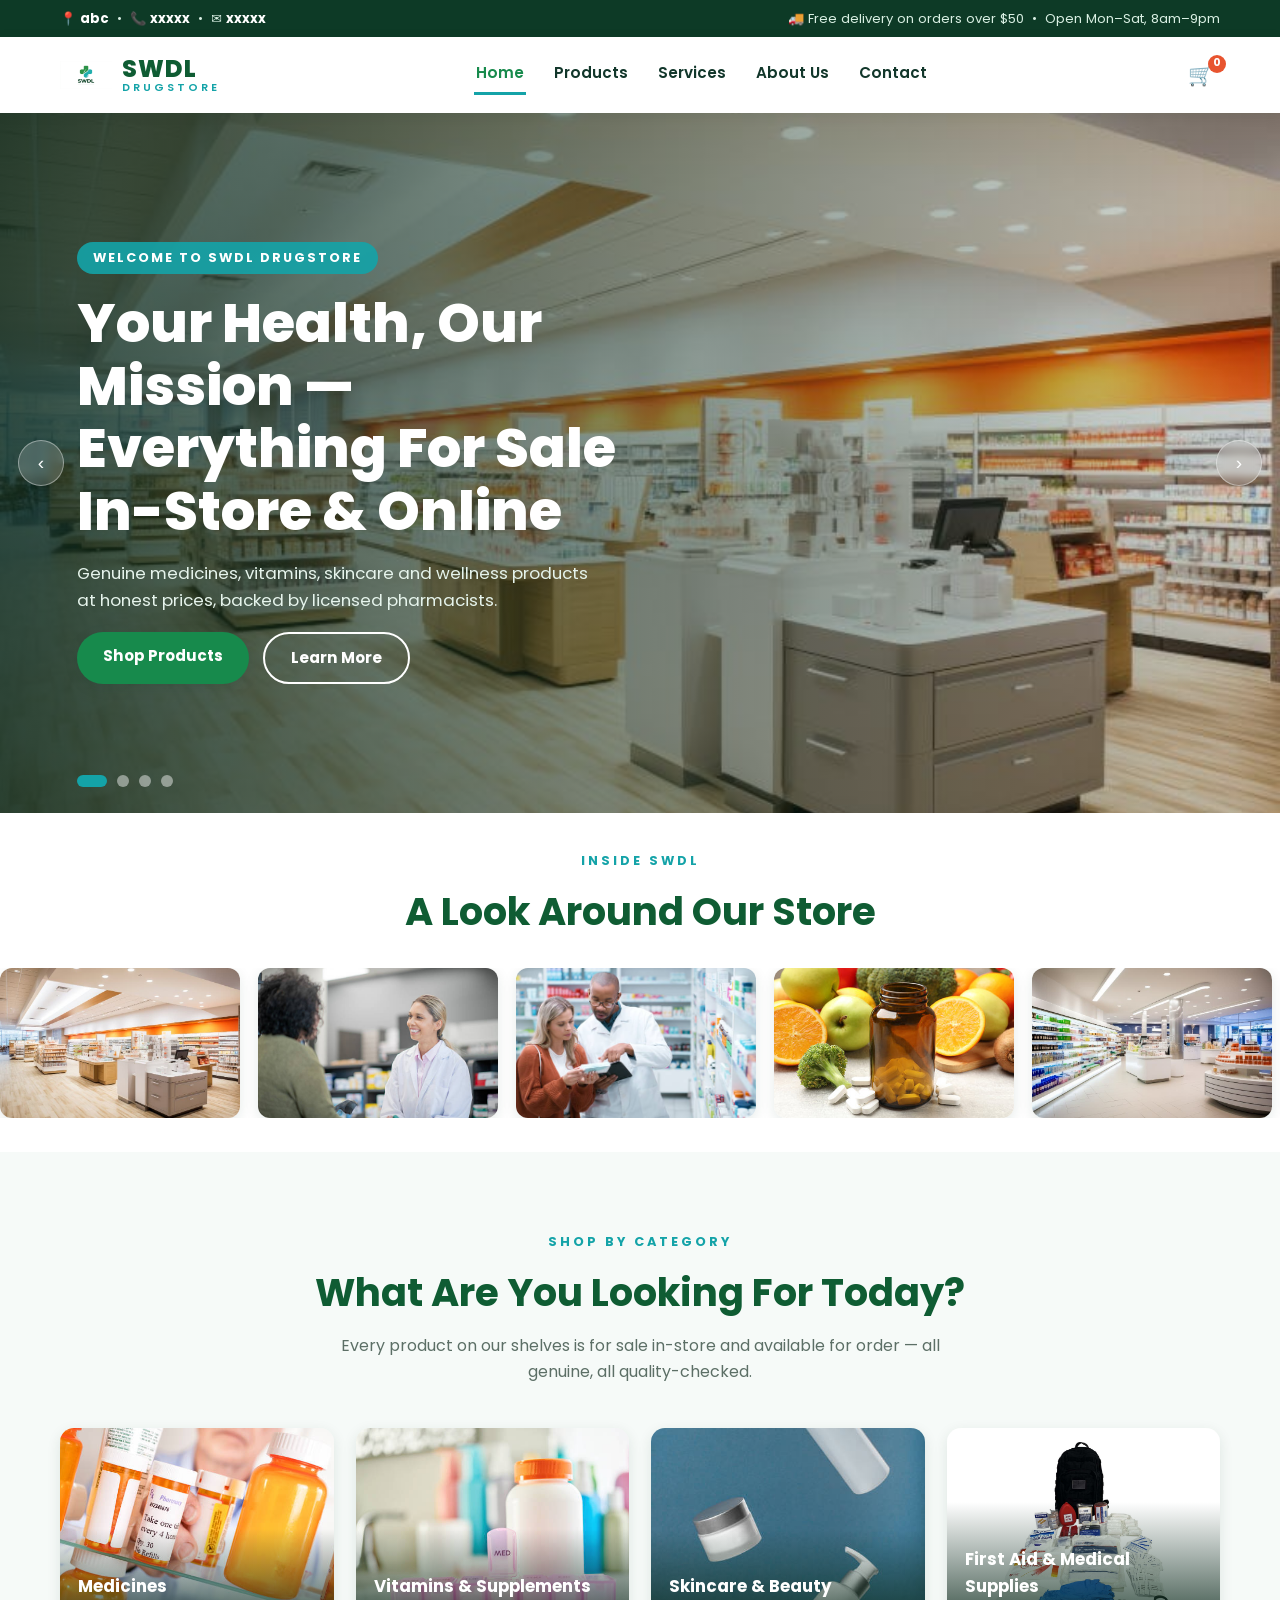
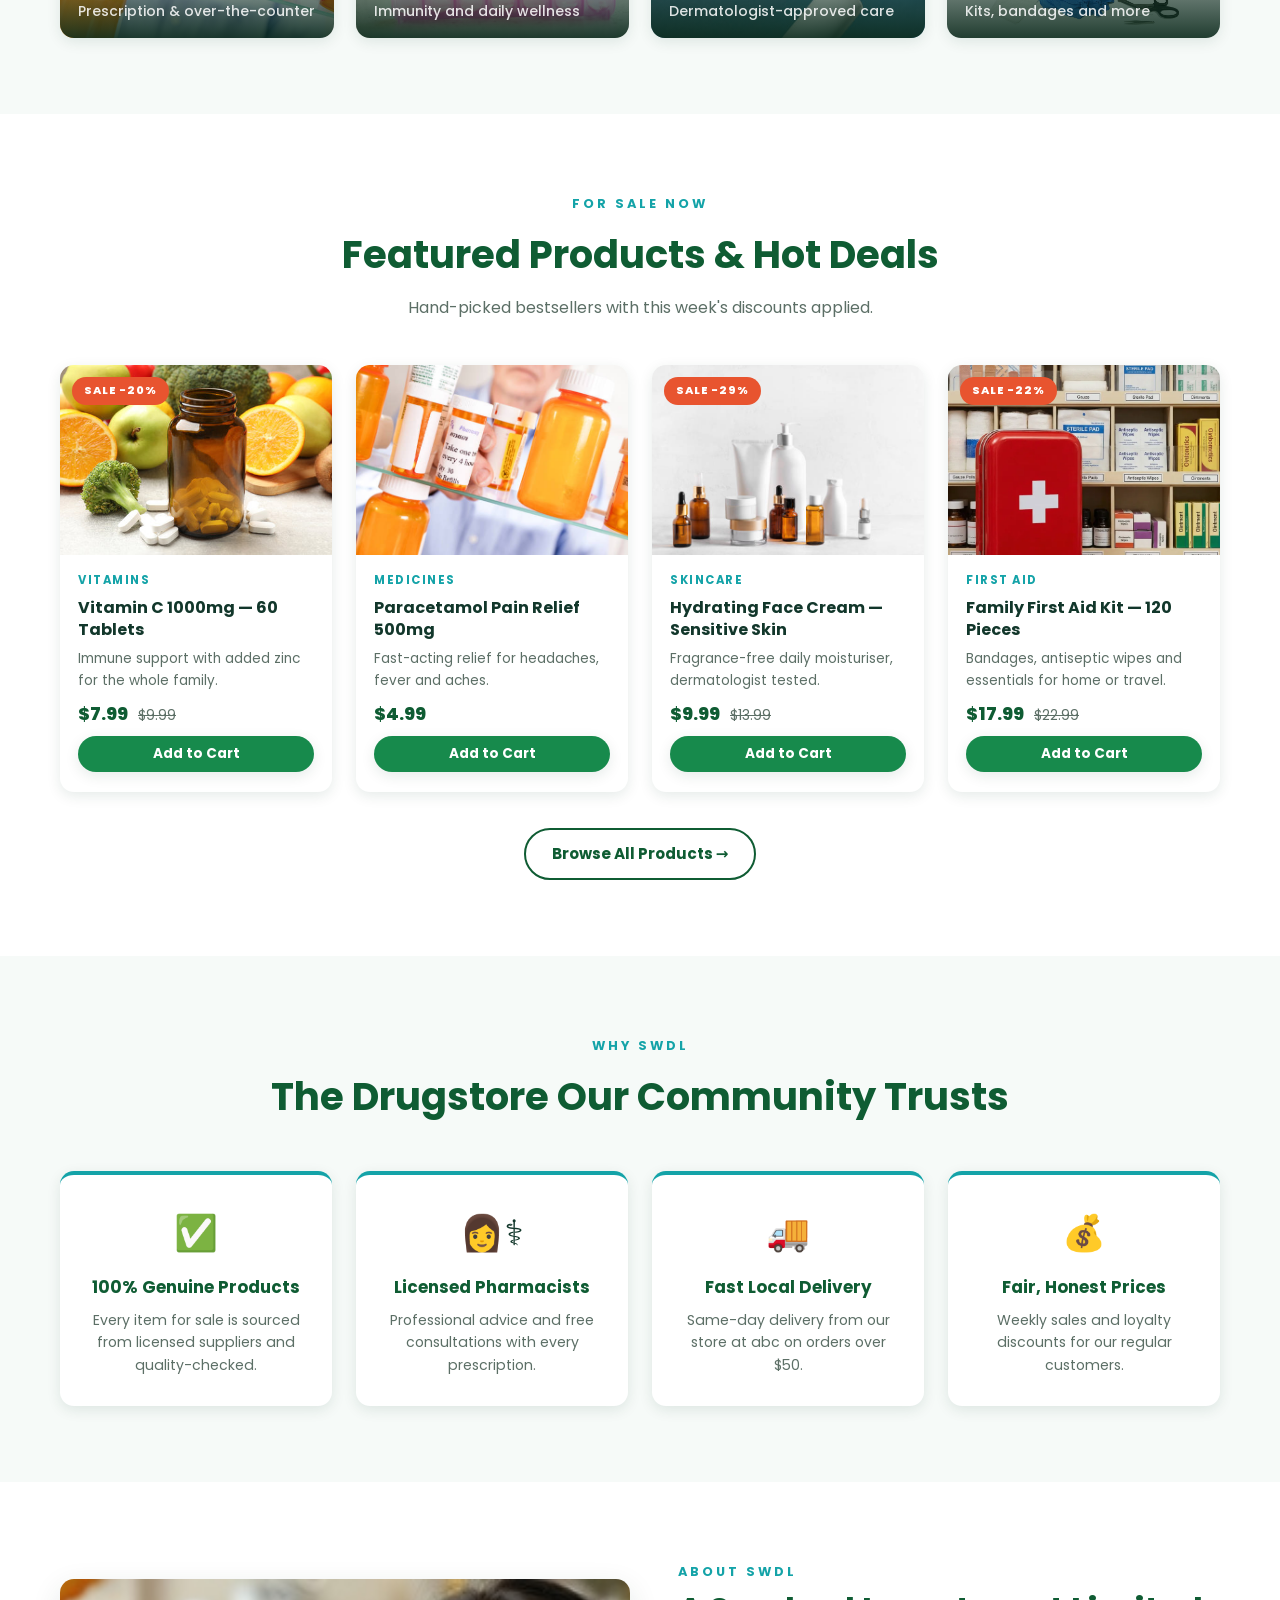
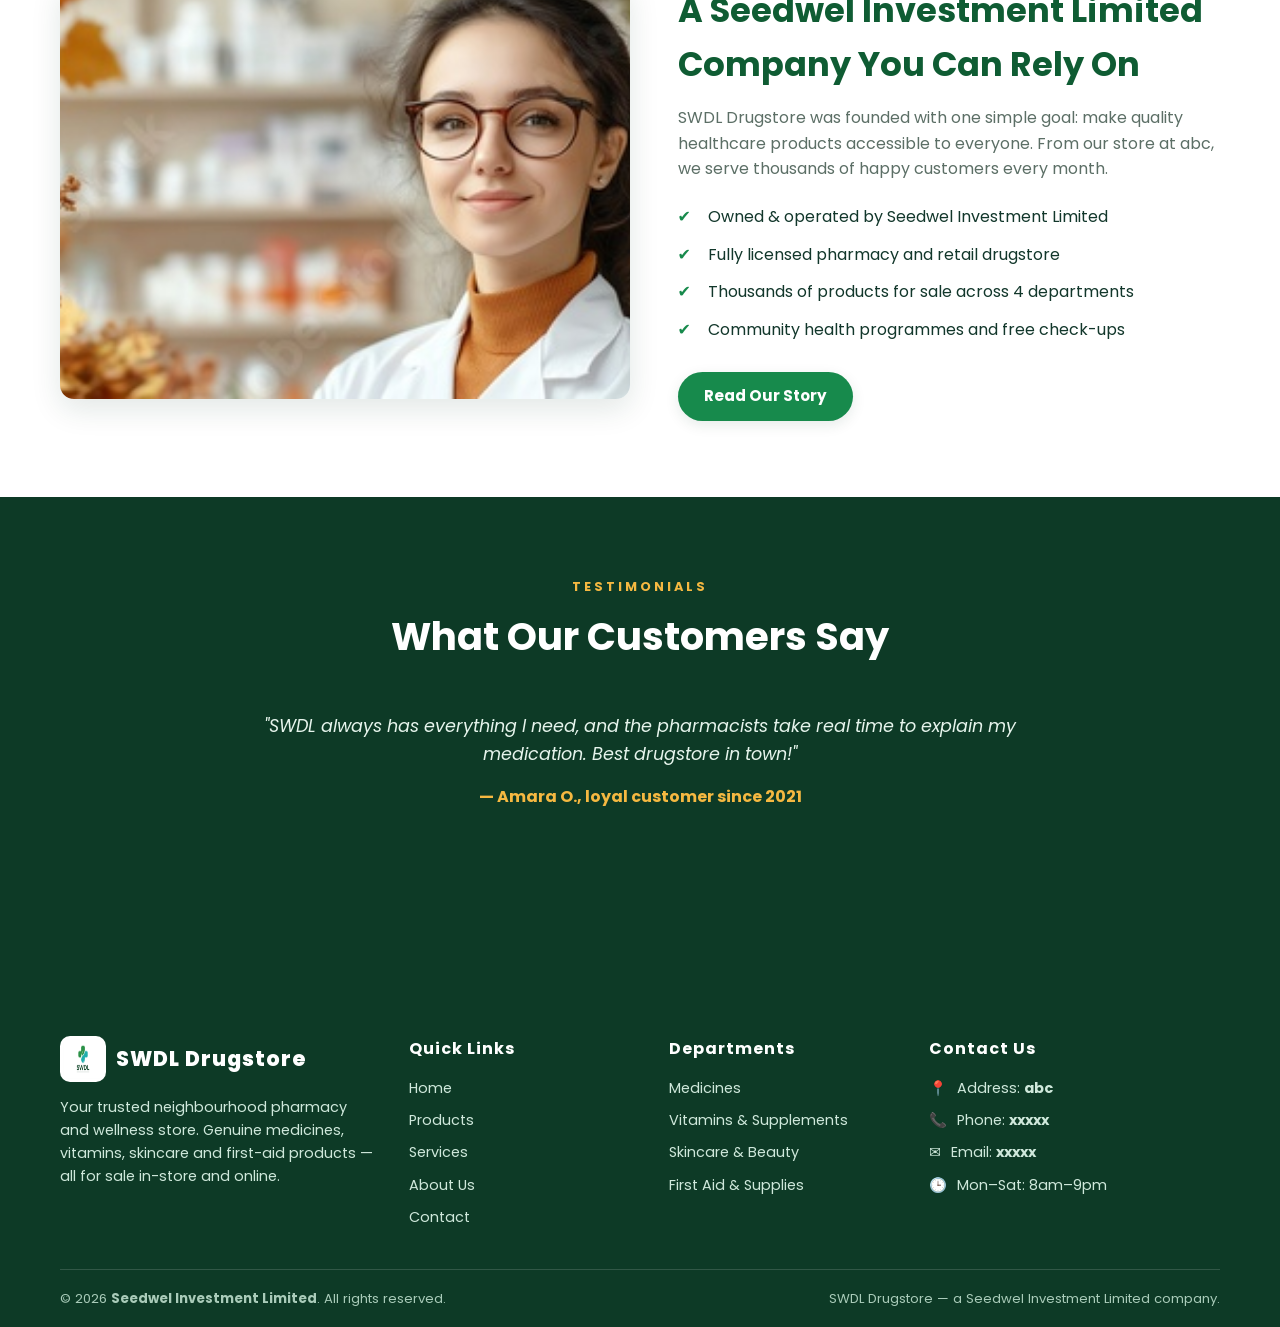
<file: index.html>
<!DOCTYPE html>
<html lang="en">
<head>
  <meta charset="UTF-8">
  <meta name="viewport" content="width=device-width, initial-scale=1.0">
  <title>SWDL Drugstore — Your Trusted Pharmacy | Seedwel Investment Limited</title>
  <meta name="description" content="SWDL Drugstore by Seedwel Investment Limited. Genuine medicines, vitamins, skincare and first-aid products for sale. Visit us at abc or contact xxxxx.">
  <link rel="icon" type="image/png" href="assets/img/logo.png">
  <link rel="preconnect" href="https://fonts.googleapis.com">
  <link rel="preconnect" href="https://fonts.gstatic.com" crossorigin>
  <link href="https://fonts.googleapis.com/css2?family=Poppins:wght@400;500;600;700;800&display=swap" rel="stylesheet">
  <link rel="stylesheet" href="css/styles.css">
</head>
<body>

  <!-- Top info bar -->
  <div class="topbar">
    <div class="container">
      <span>📍 <strong>abc</strong> &nbsp;•&nbsp; 📞 <strong>xxxxx</strong> &nbsp;•&nbsp; ✉️ <strong>xxxxx</strong></span>
      <span>🚚 Free delivery on orders over $50 &nbsp;•&nbsp; Open Mon–Sat, 8am–9pm</span>
    </div>
  </div>

  <!-- Header -->
  <header class="site-header">
    <div class="container header-inner">
      <a class="brand" href="index.html">
        <img src="assets/img/logo.png" alt="SWDL Drugstore logo" class="brand-logo">
        <span class="brand-text">SWDL<span class="brand-sub">Drugstore</span></span>
      </a>
      <nav class="site-nav" id="siteNav">
        <a href="index.html" class="active">Home</a>
        <a href="products.html">Products</a>
        <a href="services.html">Services</a>
        <a href="about.html">About Us</a>
        <a href="contact.html">Contact</a>
      </nav>
      <div class="header-actions">
        <a class="cart-btn" href="#" id="cartBtn" aria-label="Shopping cart">🛒<span class="cart-count" id="cartCount">0</span></a>
        <button class="nav-toggle" id="navToggle" aria-label="Toggle menu">☰</button>
      </div>
    </div>
  </header>

  <!-- Auto-playing hero slider -->
  <section class="hero" data-slider data-interval="4500" aria-label="Featured highlights">
    <div class="hero-slide is-active">
      <img src="assets/img/hero-1.jpg" alt="Modern SWDL Drugstore interior">
      <div class="hero-overlay"></div>
      <div class="hero-caption">
        <span class="hero-tag">Welcome to SWDL Drugstore</span>
        <h1>Your Health, Our Mission — Everything For Sale In-Store &amp; Online</h1>
        <p>Genuine medicines, vitamins, skincare and wellness products at honest prices, backed by licensed pharmacists.</p>
        <div class="hero-cta">
          <a href="products.html" class="btn btn-primary">Shop Products</a>
          <a href="about.html" class="btn btn-ghost" style="color:#fff;border-color:#fff;">Learn More</a>
        </div>
      </div>
    </div>
    <div class="hero-slide">
      <img src="assets/img/hero-2.jpg" alt="Bright pharmacy aisles at SWDL">
      <div class="hero-overlay"></div>
      <div class="hero-caption">
        <span class="hero-tag">This Week's Sale</span>
        <h1>Up To 30% Off Vitamins &amp; Supplements</h1>
        <p>Stock up on Vitamin C, D3, Omega-3 and daily multivitamins while the sale lasts.</p>
        <div class="hero-cta">
          <a href="products.html" class="btn btn-teal">View Deals</a>
        </div>
      </div>
    </div>
    <div class="hero-slide">
      <img src="assets/img/hero-3.jpg" alt="SWDL pharmacy shelves fully stocked">
      <div class="hero-overlay"></div>
      <div class="hero-caption">
        <span class="hero-tag">Licensed Pharmacists</span>
        <h1>Free Consultations With Every Prescription</h1>
        <p>Our friendly team explains dosage, side effects and interactions — in plain language.</p>
        <div class="hero-cta">
          <a href="services.html" class="btn btn-primary">Our Services</a>
        </div>
      </div>
    </div>
    <div class="hero-slide">
      <img src="assets/img/hero-4.jpg" alt="Contemporary drugstore storefront">
      <div class="hero-overlay"></div>
      <div class="hero-caption">
        <span class="hero-tag">A Seedwel Investment Limited Company</span>
        <h1>Serving Our Community From abc</h1>
        <p>SWDL Drugstore is proudly owned and operated by Seedwel Investment Limited. Visit us today!</p>
        <div class="hero-cta">
          <a href="contact.html" class="btn btn-teal">Find Us</a>
        </div>
      </div>
    </div>
    <div class="hero-dots"></div>
    <button class="hero-arrow prev" aria-label="Previous slide">‹</button>
    <button class="hero-arrow next" aria-label="Next slide">›</button>
  </section>

  <!-- Auto-scrolling gallery marquee -->
  <section class="marquee-section" aria-label="Store gallery (auto-playing)">
    <div class="container section-head" style="margin-bottom:26px;">
      <span class="kicker">Inside SWDL</span>
      <h2>A Look Around Our Store</h2>
    </div>
    <div class="marquee">
      <div class="marquee-track">
        <img src="assets/img/hero-1.jpg" alt="Pharmacy interior">
        <img src="assets/img/pharmacist-1.jpg" alt="Pharmacist at counter">
        <img src="assets/img/consult-1.jpg" alt="Pharmacist advising a customer">
        <img src="assets/img/products/vitamin-1.jpg" alt="Vitamins on display">
        <img src="assets/img/hero-2.jpg" alt="Pharmacy aisles">
        <img src="assets/img/products/skin-1.jpg" alt="Skincare range">
        <img src="assets/img/consult-3.jpg" alt="Senior customer consultation">
        <img src="assets/img/products/firstaid-2.jpg" alt="First aid supplies">
        <!-- duplicated for seamless loop -->
        <img src="assets/img/hero-1.jpg" alt="" aria-hidden="true">
        <img src="assets/img/pharmacist-1.jpg" alt="" aria-hidden="true">
        <img src="assets/img/consult-1.jpg" alt="" aria-hidden="true">
        <img src="assets/img/products/vitamin-1.jpg" alt="" aria-hidden="true">
        <img src="assets/img/hero-2.jpg" alt="" aria-hidden="true">
        <img src="assets/img/products/skin-1.jpg" alt="" aria-hidden="true">
        <img src="assets/img/consult-3.jpg" alt="" aria-hidden="true">
        <img src="assets/img/products/firstaid-2.jpg" alt="" aria-hidden="true">
      </div>
    </div>
  </section>

  <!-- Categories -->
  <section class="section">
    <div class="container">
      <div class="section-head">
        <span class="kicker">Shop by Category</span>
        <h2>What Are You Looking For Today?</h2>
        <p>Every product on our shelves is for sale in-store and available for order — all genuine, all quality-checked.</p>
      </div>
      <div class="cat-grid">
        <a class="cat-card" href="products.html">
          <img src="assets/img/products/med-1.jpg" alt="Medicines">
          <span class="cat-label">Medicines<small>Prescription &amp; over-the-counter</small></span>
        </a>
        <a class="cat-card" href="products.html">
          <img src="assets/img/products/vitamin-2.jpg" alt="Vitamins and supplements">
          <span class="cat-label">Vitamins &amp; Supplements<small>Immunity and daily wellness</small></span>
        </a>
        <a class="cat-card" href="products.html">
          <img src="assets/img/products/skin-2.jpg" alt="Skincare and beauty">
          <span class="cat-label">Skincare &amp; Beauty<small>Dermatologist-approved care</small></span>
        </a>
        <a class="cat-card" href="products.html">
          <img src="assets/img/products/firstaid-2.jpg" alt="First aid">
          <span class="cat-label">First Aid &amp; Medical Supplies<small>Kits, bandages and more</small></span>
        </a>
      </div>
    </div>
  </section>

  <!-- Featured products for sale -->
  <section class="section" style="background:#fff;">
    <div class="container">
      <div class="section-head">
        <span class="kicker">For Sale Now</span>
        <h2>Featured Products &amp; Hot Deals</h2>
        <p>Hand-picked bestsellers with this week's discounts applied.</p>
      </div>
      <div class="product-grid">
        <div class="product-card" data-category="vitamins">
          <div class="product-media">
            <img src="assets/img/products/vitamin-1.jpg" alt="Vitamin C 1000mg">
            <span class="sale-badge">SALE −20%</span>
          </div>
          <div class="product-body">
            <span class="product-cat">Vitamins</span>
            <h3>Vitamin C 1000mg — 60 Tablets</h3>
            <p class="desc">Immune support with added zinc for the whole family.</p>
            <div class="price-row"><span class="price">$7.99</span><span class="price-old">$9.99</span></div>
            <button class="btn btn-primary btn-sm add-to-cart" data-name="Vitamin C 1000mg">Add to Cart</button>
          </div>
        </div>
        <div class="product-card" data-category="medicines">
          <div class="product-media">
            <img src="assets/img/products/med-1.jpg" alt="Pain relief tablets">
          </div>
          <div class="product-body">
            <span class="product-cat">Medicines</span>
            <h3>Paracetamol Pain Relief 500mg</h3>
            <p class="desc">Fast-acting relief for headaches, fever and aches.</p>
            <div class="price-row"><span class="price">$4.99</span></div>
            <button class="btn btn-primary btn-sm add-to-cart" data-name="Paracetamol Pain Relief">Add to Cart</button>
          </div>
        </div>
        <div class="product-card" data-category="skincare">
          <div class="product-media">
            <img src="assets/img/products/skin-1.jpg" alt="Hydrating face cream">
            <span class="sale-badge">SALE −29%</span>
          </div>
          <div class="product-body">
            <span class="product-cat">Skincare</span>
            <h3>Hydrating Face Cream — Sensitive Skin</h3>
            <p class="desc">Fragrance-free daily moisturiser, dermatologist tested.</p>
            <div class="price-row"><span class="price">$9.99</span><span class="price-old">$13.99</span></div>
            <button class="btn btn-primary btn-sm add-to-cart" data-name="Hydrating Face Cream">Add to Cart</button>
          </div>
        </div>
        <div class="product-card" data-category="firstaid">
          <div class="product-media">
            <img src="assets/img/products/firstaid-1.webp" alt="Family first aid kit">
            <span class="sale-badge">SALE −22%</span>
          </div>
          <div class="product-body">
            <span class="product-cat">First Aid</span>
            <h3>Family First Aid Kit — 120 Pieces</h3>
            <p class="desc">Bandages, antiseptic wipes and essentials for home or travel.</p>
            <div class="price-row"><span class="price">$17.99</span><span class="price-old">$22.99</span></div>
            <button class="btn btn-primary btn-sm add-to-cart" data-name="Family First Aid Kit">Add to Cart</button>
          </div>
        </div>
      </div>
      <div style="text-align:center;margin-top:36px;">
        <a href="products.html" class="btn btn-ghost">Browse All Products →</a>
      </div>
    </div>
  </section>

  <!-- Why choose us -->
  <section class="section">
    <div class="container">
      <div class="section-head">
        <span class="kicker">Why SWDL</span>
        <h2>The Drugstore Our Community Trusts</h2>
      </div>
      <div class="feature-grid">
        <div class="feature-card">
          <div class="icon">✅</div>
          <h3>100% Genuine Products</h3>
          <p>Every item for sale is sourced from licensed suppliers and quality-checked.</p>
        </div>
        <div class="feature-card">
          <div class="icon">👩⚕️</div>
          <h3>Licensed Pharmacists</h3>
          <p>Professional advice and free consultations with every prescription.</p>
        </div>
        <div class="feature-card">
          <div class="icon">🚚</div>
          <h3>Fast Local Delivery</h3>
          <p>Same-day delivery from our store at abc on orders over $50.</p>
        </div>
        <div class="feature-card">
          <div class="icon">💰</div>
          <h3>Fair, Honest Prices</h3>
          <p>Weekly sales and loyalty discounts for our regular customers.</p>
        </div>
      </div>
    </div>
  </section>

  <!-- Split: about teaser -->
  <section class="section" style="background:#fff;">
    <div class="container split">
      <img src="assets/img/pharmacist-2.jpg" alt="Smiling SWDL pharmacist at the counter">
      <div>
        <span class="kicker" style="color:var(--teal);font-weight:700;letter-spacing:3px;text-transform:uppercase;font-size:.8rem;">About SWDL</span>
        <h2>A Seedwel Investment Limited Company You Can Rely On</h2>
        <p>SWDL Drugstore was founded with one simple goal: make quality healthcare products accessible to everyone. From our store at abc, we serve thousands of happy customers every month.</p>
        <ul class="check-list">
          <li>Owned &amp; operated by Seedwel Investment Limited</li>
          <li>Fully licensed pharmacy and retail drugstore</li>
          <li>Thousands of products for sale across 4 departments</li>
          <li>Community health programmes and free check-ups</li>
        </ul>
        <a href="about.html" class="btn btn-primary">Read Our Story</a>
      </div>
    </div>
  </section>

  <!-- Auto-rotating testimonials -->
  <section class="section testimonials">
    <div class="container">
      <div class="section-head">
        <span class="kicker" style="color:var(--gold);">Testimonials</span>
        <h2>What Our Customers Say</h2>
      </div>
      <div class="testi-box" data-rotate data-interval="5000">
        <div class="testi-item is-active">
          <blockquote>"SWDL always has everything I need, and the pharmacists take real time to explain my medication. Best drugstore in town!"</blockquote>
          <p class="who">— Amara O., loyal customer since 2021</p>
        </div>
        <div class="testi-item">
          <blockquote>"Great prices and the weekly sales are real. I ordered online and my vitamins arrived the same day."</blockquote>
          <p class="who">— Daniel K., online shopper</p>
        </div>
        <div class="testi-item">
          <blockquote>"Friendly staff, clean store, genuine products. Seedwel Investment Limited has done a wonderful job with this pharmacy."</blockquote>
          <p class="who">— Mrs. Bello, community member</p>
        </div>
      </div>
    </div>
  </section>

  <!-- Footer -->
  <footer class="site-footer">
    <div class="container footer-grid">
      <div>
        <div class="footer-brand">
          <img src="assets/img/logo.png" alt="SWDL logo">
          <span>SWDL Drugstore</span>
        </div>
        <p>Your trusted neighbourhood pharmacy and wellness store. Genuine medicines, vitamins, skincare and first-aid products — all for sale in-store and online.</p>
      </div>
      <div>
        <h4>Quick Links</h4>
        <ul>
          <li><a href="index.html">Home</a></li>
          <li><a href="products.html">Products</a></li>
          <li><a href="services.html">Services</a></li>
          <li><a href="about.html">About Us</a></li>
          <li><a href="contact.html">Contact</a></li>
        </ul>
      </div>
      <div>
        <h4>Departments</h4>
        <ul>
          <li><a href="products.html">Medicines</a></li>
          <li><a href="products.html">Vitamins &amp; Supplements</a></li>
          <li><a href="products.html">Skincare &amp; Beauty</a></li>
          <li><a href="products.html">First Aid &amp; Supplies</a></li>
        </ul>
      </div>
      <div>
        <h4>Contact Us</h4>
        <ul class="footer-contact">
          <li>📍<span>Address: <strong>abc</strong></span></li>
          <li>📞<span>Phone: <strong>xxxxx</strong></span></li>
          <li>✉️<span>Email: <strong>xxxxx</strong></span></li>
          <li>🕒<span>Mon–Sat: 8am–9pm</span></li>
        </ul>
      </div>
    </div>
    <div class="container footer-bottom">
      <p>© <span class="js-year">2026</span> <strong>Seedwel Investment Limited</strong>. All rights reserved.</p>
      <p>SWDL Drugstore — a Seedwel Investment Limited company.</p>
    </div>
  </footer>

  <div class="toast" id="toast" role="status" aria-live="polite"></div>
  <script src="js/main.js"></script>
</body>
</html>
</file>
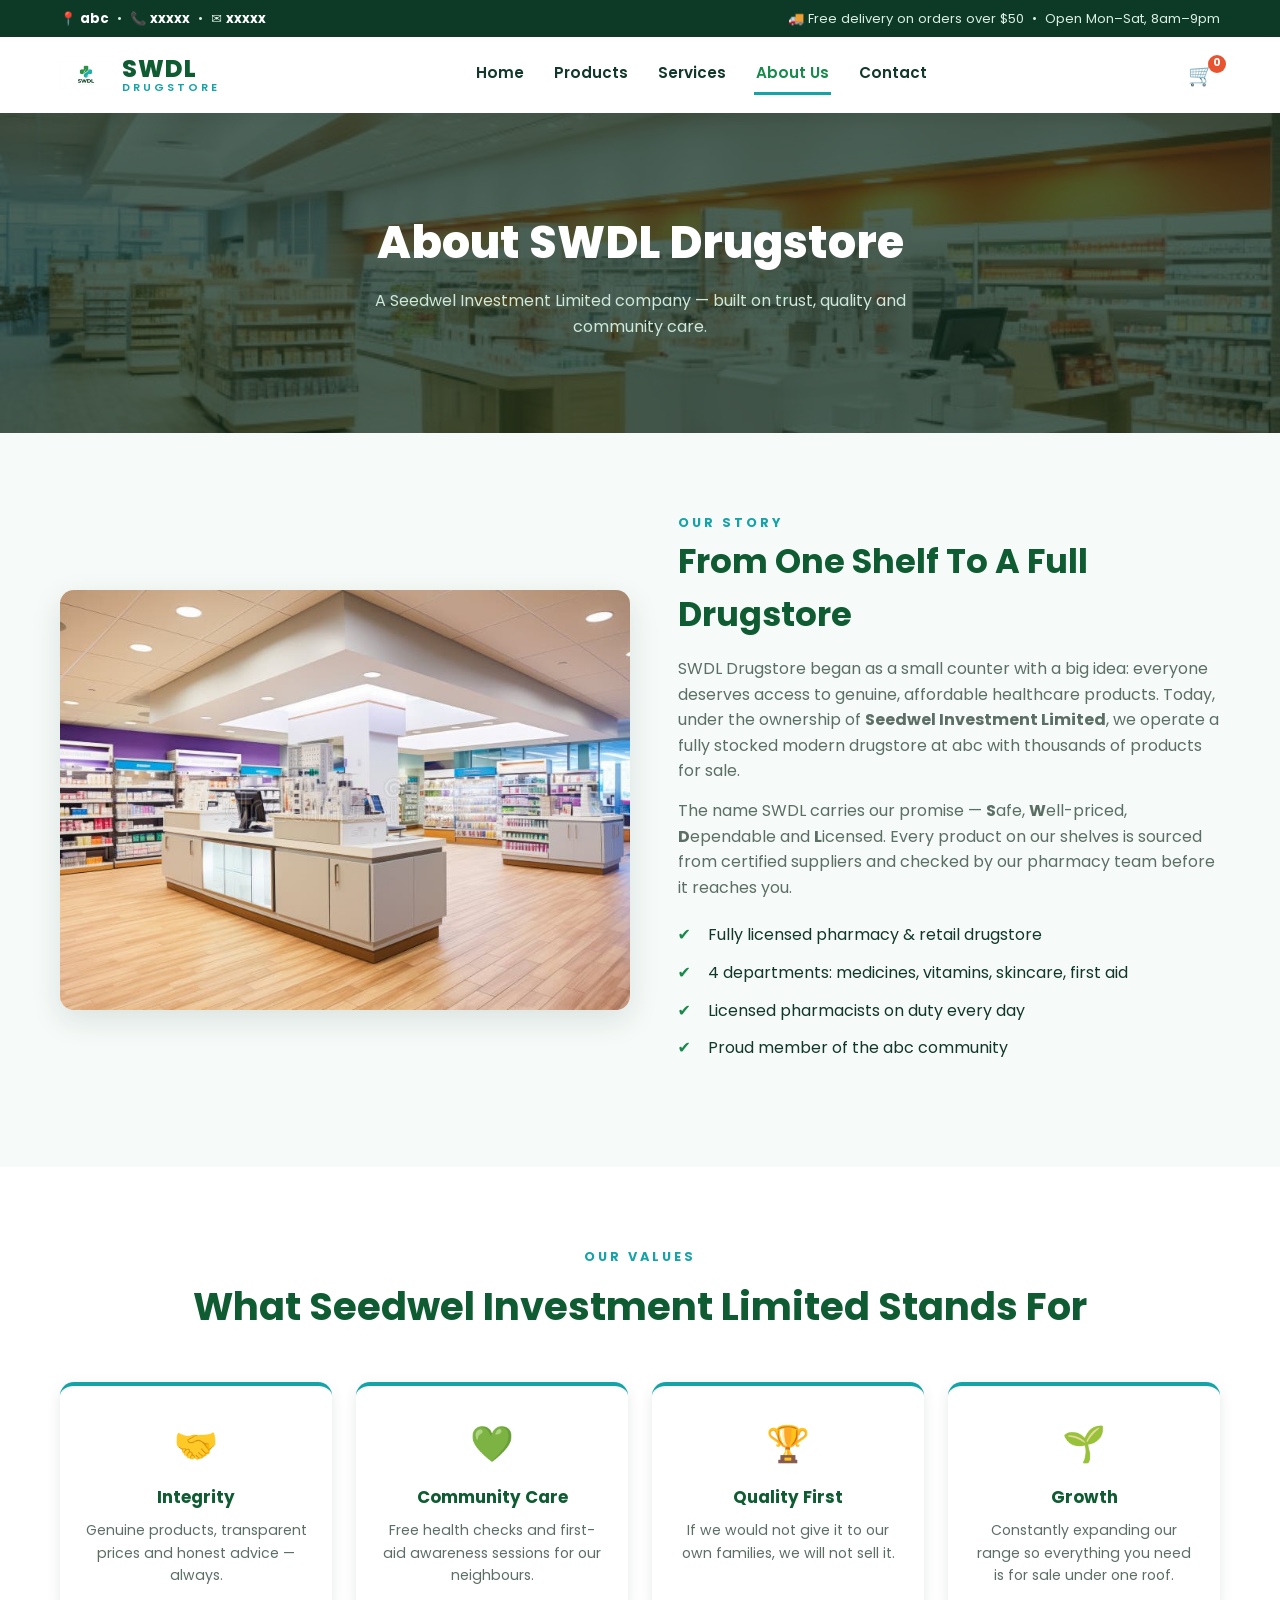
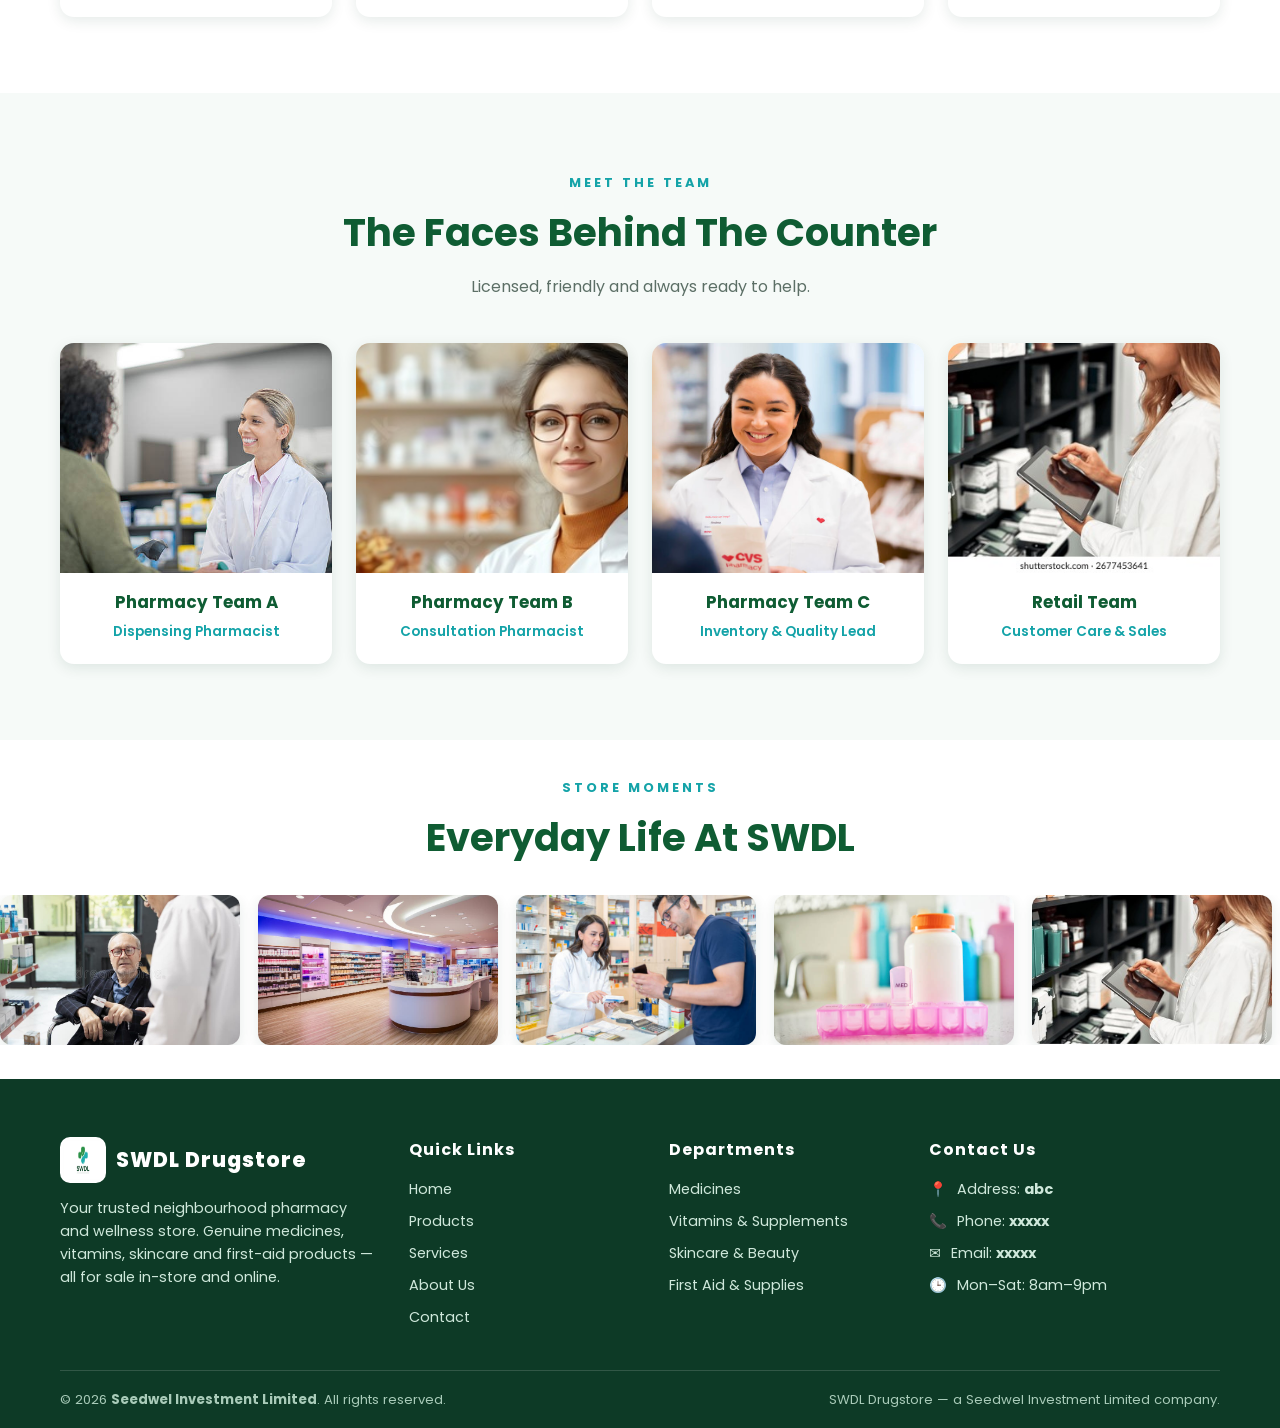
<file: about.html>
<!DOCTYPE html>
<html lang="en">
<head>
  <meta charset="UTF-8">
  <meta name="viewport" content="width=device-width, initial-scale=1.0">
  <title>About Us — SWDL Drugstore | Seedwel Investment Limited</title>
  <meta name="description" content="Learn about SWDL Drugstore, a Seedwel Investment Limited company serving the community from abc with genuine healthcare products.">
  <link rel="icon" type="image/png" href="assets/img/logo.png">
  <link rel="preconnect" href="https://fonts.googleapis.com">
  <link rel="preconnect" href="https://fonts.gstatic.com" crossorigin>
  <link href="https://fonts.googleapis.com/css2?family=Poppins:wght@400;500;600;700;800&display=swap" rel="stylesheet">
  <link rel="stylesheet" href="css/styles.css">
</head>
<body>

  <div class="topbar">
    <div class="container">
      <span>📍 <strong>abc</strong> &nbsp;•&nbsp; 📞 <strong>xxxxx</strong> &nbsp;•&nbsp; ✉️ <strong>xxxxx</strong></span>
      <span>🚚 Free delivery on orders over $50 &nbsp;•&nbsp; Open Mon–Sat, 8am–9pm</span>
    </div>
  </div>

  <header class="site-header">
    <div class="container header-inner">
      <a class="brand" href="index.html">
        <img src="assets/img/logo.png" alt="SWDL Drugstore logo" class="brand-logo">
        <span class="brand-text">SWDL<span class="brand-sub">Drugstore</span></span>
      </a>
      <nav class="site-nav" id="siteNav">
        <a href="index.html">Home</a>
        <a href="products.html">Products</a>
        <a href="services.html">Services</a>
        <a href="about.html" class="active">About Us</a>
        <a href="contact.html">Contact</a>
      </nav>
      <div class="header-actions">
        <a class="cart-btn" href="#" id="cartBtn" aria-label="Shopping cart">🛒<span class="cart-count" id="cartCount">0</span></a>
        <button class="nav-toggle" id="navToggle" aria-label="Toggle menu">☰</button>
      </div>
    </div>
  </header>

  <section class="page-hero">
    <img class="bg" src="assets/img/hero-1.jpg" alt="">
    <div class="inner">
      <h1>About SWDL Drugstore</h1>
      <p>A Seedwel Investment Limited company — built on trust, quality and community care.</p>
    </div>
  </section>

  <section class="section">
    <div class="container split">
      <img src="assets/img/hero-4.jpg" alt="SWDL Drugstore storefront">
      <div>
        <span class="kicker" style="color:var(--teal);font-weight:700;letter-spacing:3px;text-transform:uppercase;font-size:.8rem;">Our Story</span>
        <h2>From One Shelf To A Full Drugstore</h2>
        <p>SWDL Drugstore began as a small counter with a big idea: everyone deserves access to genuine, affordable healthcare products. Today, under the ownership of <strong>Seedwel Investment Limited</strong>, we operate a fully stocked modern drugstore at abc with thousands of products for sale.</p>
        <p>The name SWDL carries our promise — <strong>S</strong>afe, <strong>W</strong>ell-priced, <strong>D</strong>ependable and <strong>L</strong>icensed. Every product on our shelves is sourced from certified suppliers and checked by our pharmacy team before it reaches you.</p>
        <ul class="check-list">
          <li>Fully licensed pharmacy &amp; retail drugstore</li>
          <li>4 departments: medicines, vitamins, skincare, first aid</li>
          <li>Licensed pharmacists on duty every day</li>
          <li>Proud member of the abc community</li>
        </ul>
      </div>
    </div>
  </section>

  <section class="section" style="background:#fff;">
    <div class="container">
      <div class="section-head">
        <span class="kicker">Our Values</span>
        <h2>What Seedwel Investment Limited Stands For</h2>
      </div>
      <div class="feature-grid">
        <div class="feature-card">
          <div class="icon">🤝</div>
          <h3>Integrity</h3>
          <p>Genuine products, transparent prices and honest advice — always.</p>
        </div>
        <div class="feature-card">
          <div class="icon">💚</div>
          <h3>Community Care</h3>
          <p>Free health checks and first-aid awareness sessions for our neighbours.</p>
        </div>
        <div class="feature-card">
          <div class="icon">🏆</div>
          <h3>Quality First</h3>
          <p>If we would not give it to our own families, we will not sell it.</p>
        </div>
        <div class="feature-card">
          <div class="icon">🌱</div>
          <h3>Growth</h3>
          <p>Constantly expanding our range so everything you need is for sale under one roof.</p>
        </div>
      </div>
    </div>
  </section>

  <!-- Team -->
  <section class="section">
    <div class="container">
      <div class="section-head">
        <span class="kicker">Meet The Team</span>
        <h2>The Faces Behind The Counter</h2>
        <p>Licensed, friendly and always ready to help.</p>
      </div>
      <div class="team-grid">
        <div class="team-card">
          <img src="assets/img/pharmacist-1.jpg" alt="SWDL pharmacist assisting a customer">
          <h3>Pharmacy Team A</h3>
          <span>Dispensing Pharmacist</span>
        </div>
        <div class="team-card">
          <img src="assets/img/pharmacist-2.jpg" alt="SWDL pharmacist at counter">
          <h3>Pharmacy Team B</h3>
          <span>Consultation Pharmacist</span>
        </div>
        <div class="team-card">
          <img src="assets/img/pharmacist-3.jpg" alt="SWDL pharmacist with medicines">
          <h3>Pharmacy Team C</h3>
          <span>Inventory &amp; Quality Lead</span>
        </div>
        <div class="team-card">
          <img src="assets/img/pharmacist-4.jpg" alt="SWDL pharmacists standing at counter">
          <h3>Retail Team</h3>
          <span>Customer Care &amp; Sales</span>
        </div>
      </div>
    </div>
  </section>

  <!-- Auto-playing store moments -->
  <section class="marquee-section" aria-label="Store moments (auto-playing)">
    <div class="container section-head" style="margin-bottom:26px;">
      <span class="kicker">Store Moments</span>
      <h2>Everyday Life At SWDL</h2>
    </div>
    <div class="marquee">
      <div class="marquee-track">
        <img src="assets/img/consult-2.jpg" alt="Pharmacist assisting customer">
        <img src="assets/img/hero-3.jpg" alt="Fully stocked shelves">
        <img src="assets/img/consult-4.jpg" alt="Prescription consultation">
        <img src="assets/img/products/vitamin-2.jpg" alt="Vitamin display">
        <img src="assets/img/pharmacist-4.jpg" alt="Team at the counter">
        <img src="assets/img/products/skin-3.jpg" alt="Skincare shelf">
        <!-- duplicated for seamless loop -->
        <img src="assets/img/consult-2.jpg" alt="" aria-hidden="true">
        <img src="assets/img/hero-3.jpg" alt="" aria-hidden="true">
        <img src="assets/img/consult-4.jpg" alt="" aria-hidden="true">
        <img src="assets/img/products/vitamin-2.jpg" alt="" aria-hidden="true">
        <img src="assets/img/pharmacist-4.jpg" alt="" aria-hidden="true">
        <img src="assets/img/products/skin-3.jpg" alt="" aria-hidden="true">
      </div>
    </div>
  </section>

  <footer class="site-footer">
    <div class="container footer-grid">
      <div>
        <div class="footer-brand">
          <img src="assets/img/logo.png" alt="SWDL logo">
          <span>SWDL Drugstore</span>
        </div>
        <p>Your trusted neighbourhood pharmacy and wellness store. Genuine medicines, vitamins, skincare and first-aid products — all for sale in-store and online.</p>
      </div>
      <div>
        <h4>Quick Links</h4>
        <ul>
          <li><a href="index.html">Home</a></li>
          <li><a href="products.html">Products</a></li>
          <li><a href="services.html">Services</a></li>
          <li><a href="about.html">About Us</a></li>
          <li><a href="contact.html">Contact</a></li>
        </ul>
      </div>
      <div>
        <h4>Departments</h4>
        <ul>
          <li><a href="products.html">Medicines</a></li>
          <li><a href="products.html">Vitamins &amp; Supplements</a></li>
          <li><a href="products.html">Skincare &amp; Beauty</a></li>
          <li><a href="products.html">First Aid &amp; Supplies</a></li>
        </ul>
      </div>
      <div>
        <h4>Contact Us</h4>
        <ul class="footer-contact">
          <li>📍<span>Address: <strong>abc</strong></span></li>
          <li>📞<span>Phone: <strong>xxxxx</strong></span></li>
          <li>✉️<span>Email: <strong>xxxxx</strong></span></li>
          <li>🕒<span>Mon–Sat: 8am–9pm</span></li>
        </ul>
      </div>
    </div>
    <div class="container footer-bottom">
      <p>© <span class="js-year">2026</span> <strong>Seedwel Investment Limited</strong>. All rights reserved.</p>
      <p>SWDL Drugstore — a Seedwel Investment Limited company.</p>
    </div>
  </footer>

  <div class="toast" id="toast" role="status" aria-live="polite"></div>
  <script src="js/main.js"></script>
</body>
</html>
</file>
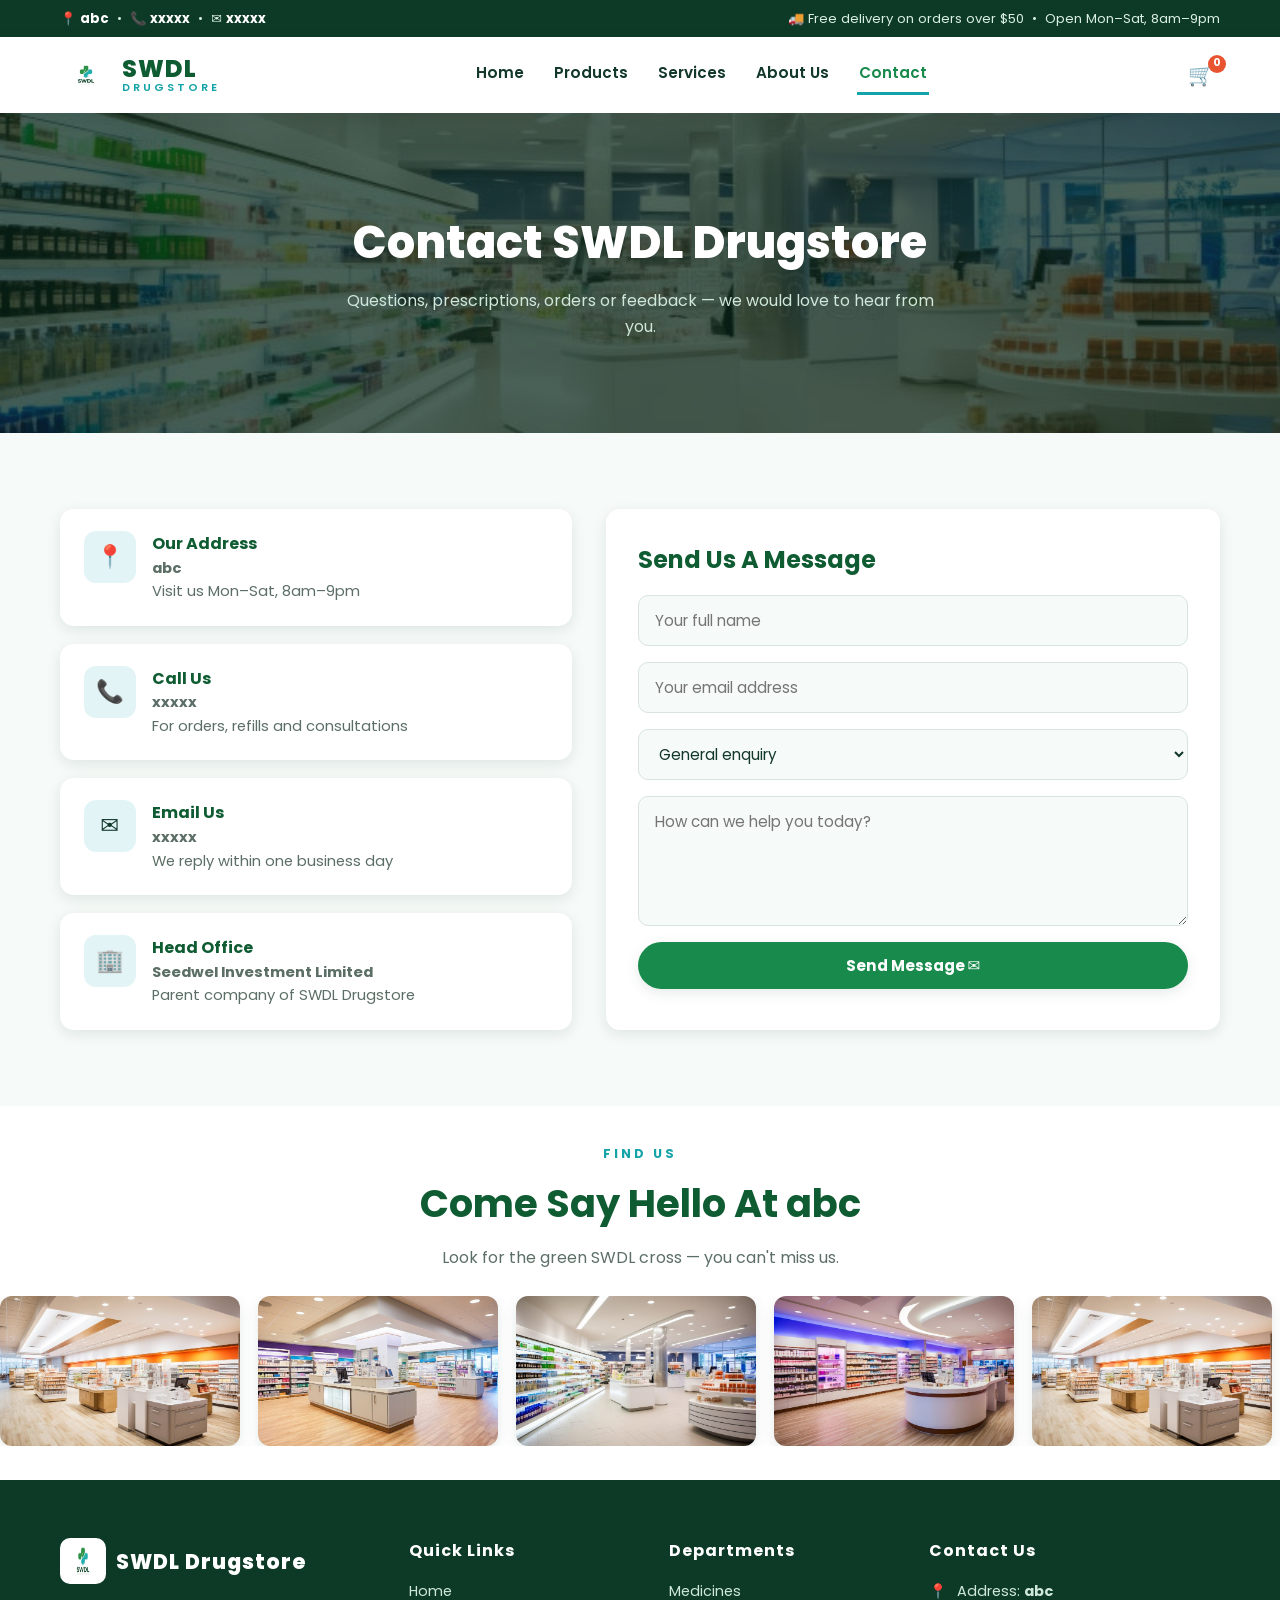
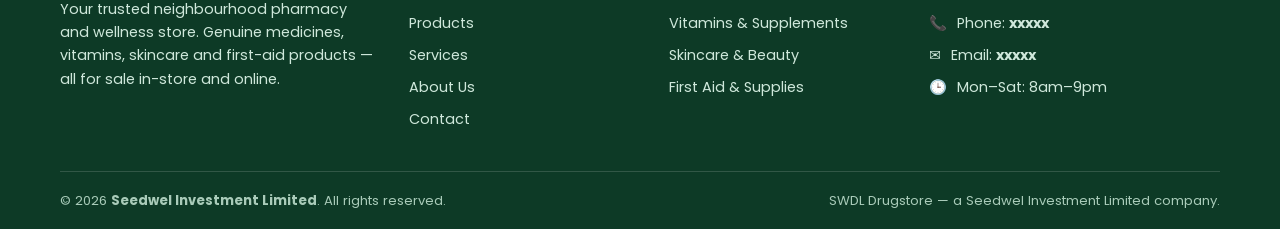
<file: contact.html>
<!DOCTYPE html>
<html lang="en">
<head>
  <meta charset="UTF-8">
  <meta name="viewport" content="width=device-width, initial-scale=1.0">
  <title>Contact Us — SWDL Drugstore</title>
  <meta name="description" content="Get in touch with SWDL Drugstore. Address: abc, Phone: xxxxx, Email: xxxxx. A Seedwel Investment Limited company.">
  <link rel="icon" type="image/png" href="assets/img/logo.png">
  <link rel="preconnect" href="https://fonts.googleapis.com">
  <link rel="preconnect" href="https://fonts.gstatic.com" crossorigin>
  <link href="https://fonts.googleapis.com/css2?family=Poppins:wght@400;500;600;700;800&display=swap" rel="stylesheet">
  <link rel="stylesheet" href="css/styles.css">
</head>
<body>

  <div class="topbar">
    <div class="container">
      <span>📍 <strong>abc</strong> &nbsp;•&nbsp; 📞 <strong>xxxxx</strong> &nbsp;•&nbsp; ✉️ <strong>xxxxx</strong></span>
      <span>🚚 Free delivery on orders over $50 &nbsp;•&nbsp; Open Mon–Sat, 8am–9pm</span>
    </div>
  </div>

  <header class="site-header">
    <div class="container header-inner">
      <a class="brand" href="index.html">
        <img src="assets/img/logo.png" alt="SWDL Drugstore logo" class="brand-logo">
        <span class="brand-text">SWDL<span class="brand-sub">Drugstore</span></span>
      </a>
      <nav class="site-nav" id="siteNav">
        <a href="index.html">Home</a>
        <a href="products.html">Products</a>
        <a href="services.html">Services</a>
        <a href="about.html">About Us</a>
        <a href="contact.html" class="active">Contact</a>
      </nav>
      <div class="header-actions">
        <a class="cart-btn" href="#" id="cartBtn" aria-label="Shopping cart">🛒<span class="cart-count" id="cartCount">0</span></a>
        <button class="nav-toggle" id="navToggle" aria-label="Toggle menu">☰</button>
      </div>
    </div>
  </header>

  <section class="page-hero">
    <img class="bg" src="assets/img/hero-2.jpg" alt="">
    <div class="inner">
      <h1>Contact SWDL Drugstore</h1>
      <p>Questions, prescriptions, orders or feedback — we would love to hear from you.</p>
    </div>
  </section>

  <section class="section">
    <div class="container contact-grid">
      <div class="contact-info">
        <div class="info-card">
          <div class="icon">📍</div>
          <div>
            <h3>Our Address</h3>
            <p><strong>abc</strong><br>Visit us Mon–Sat, 8am–9pm</p>
          </div>
        </div>
        <div class="info-card">
          <div class="icon">📞</div>
          <div>
            <h3>Call Us</h3>
            <p><strong>xxxxx</strong><br>For orders, refills and consultations</p>
          </div>
        </div>
        <div class="info-card">
          <div class="icon">✉️</div>
          <div>
            <h3>Email Us</h3>
            <p><strong>xxxxx</strong><br>We reply within one business day</p>
          </div>
        </div>
        <div class="info-card">
          <div class="icon">🏢</div>
          <div>
            <h3>Head Office</h3>
            <p><strong>Seedwel Investment Limited</strong><br>Parent company of SWDL Drugstore</p>
          </div>
        </div>
      </div>

      <form class="contact-form" id="contactForm">
        <h2 style="color:var(--green-dark);">Send Us A Message</h2>
        <input type="text" name="name" placeholder="Your full name" required>
        <input type="email" name="email" placeholder="Your email address" required>
        <select name="topic">
          <option>General enquiry</option>
          <option>Prescription refill</option>
          <option>Product order</option>
          <option>Book a consultation</option>
          <option>Feedback</option>
        </select>
        <textarea name="message" placeholder="How can we help you today?" required></textarea>
        <button type="submit" class="btn btn-primary">Send Message ✉️</button>
      </form>
    </div>
  </section>

  <!-- Auto-playing map/visit strip -->
  <section class="marquee-section" aria-label="Find us gallery (auto-playing)">
    <div class="container section-head" style="margin-bottom:26px;">
      <span class="kicker">Find Us</span>
      <h2>Come Say Hello At abc</h2>
      <p>Look for the green SWDL cross — you can't miss us.</p>
    </div>
    <div class="marquee">
      <div class="marquee-track">
        <img src="assets/img/hero-1.jpg" alt="Storefront view">
        <img src="assets/img/hero-4.jpg" alt="Store exterior">
        <img src="assets/img/hero-2.jpg" alt="Inside the store">
        <img src="assets/img/hero-3.jpg" alt="Shelves and counter">
        <img src="assets/img/hero-1.jpg" alt="" aria-hidden="true">
        <img src="assets/img/hero-4.jpg" alt="" aria-hidden="true">
        <img src="assets/img/hero-2.jpg" alt="" aria-hidden="true">
        <img src="assets/img/hero-3.jpg" alt="" aria-hidden="true">
      </div>
    </div>
  </section>

  <footer class="site-footer">
    <div class="container footer-grid">
      <div>
        <div class="footer-brand">
          <img src="assets/img/logo.png" alt="SWDL logo">
          <span>SWDL Drugstore</span>
        </div>
        <p>Your trusted neighbourhood pharmacy and wellness store. Genuine medicines, vitamins, skincare and first-aid products — all for sale in-store and online.</p>
      </div>
      <div>
        <h4>Quick Links</h4>
        <ul>
          <li><a href="index.html">Home</a></li>
          <li><a href="products.html">Products</a></li>
          <li><a href="services.html">Services</a></li>
          <li><a href="about.html">About Us</a></li>
          <li><a href="contact.html">Contact</a></li>
        </ul>
      </div>
      <div>
        <h4>Departments</h4>
        <ul>
          <li><a href="products.html">Medicines</a></li>
          <li><a href="products.html">Vitamins &amp; Supplements</a></li>
          <li><a href="products.html">Skincare &amp; Beauty</a></li>
          <li><a href="products.html">First Aid &amp; Supplies</a></li>
        </ul>
      </div>
      <div>
        <h4>Contact Us</h4>
        <ul class="footer-contact">
          <li>📍<span>Address: <strong>abc</strong></span></li>
          <li>📞<span>Phone: <strong>xxxxx</strong></span></li>
          <li>✉️<span>Email: <strong>xxxxx</strong></span></li>
          <li>🕒<span>Mon–Sat: 8am–9pm</span></li>
        </ul>
      </div>
    </div>
    <div class="container footer-bottom">
      <p>© <span class="js-year">2026</span> <strong>Seedwel Investment Limited</strong>. All rights reserved.</p>
      <p>SWDL Drugstore — a Seedwel Investment Limited company.</p>
    </div>
  </footer>

  <div class="toast" id="toast" role="status" aria-live="polite"></div>
  <script src="js/main.js"></script>
</body>
</html>
</file>
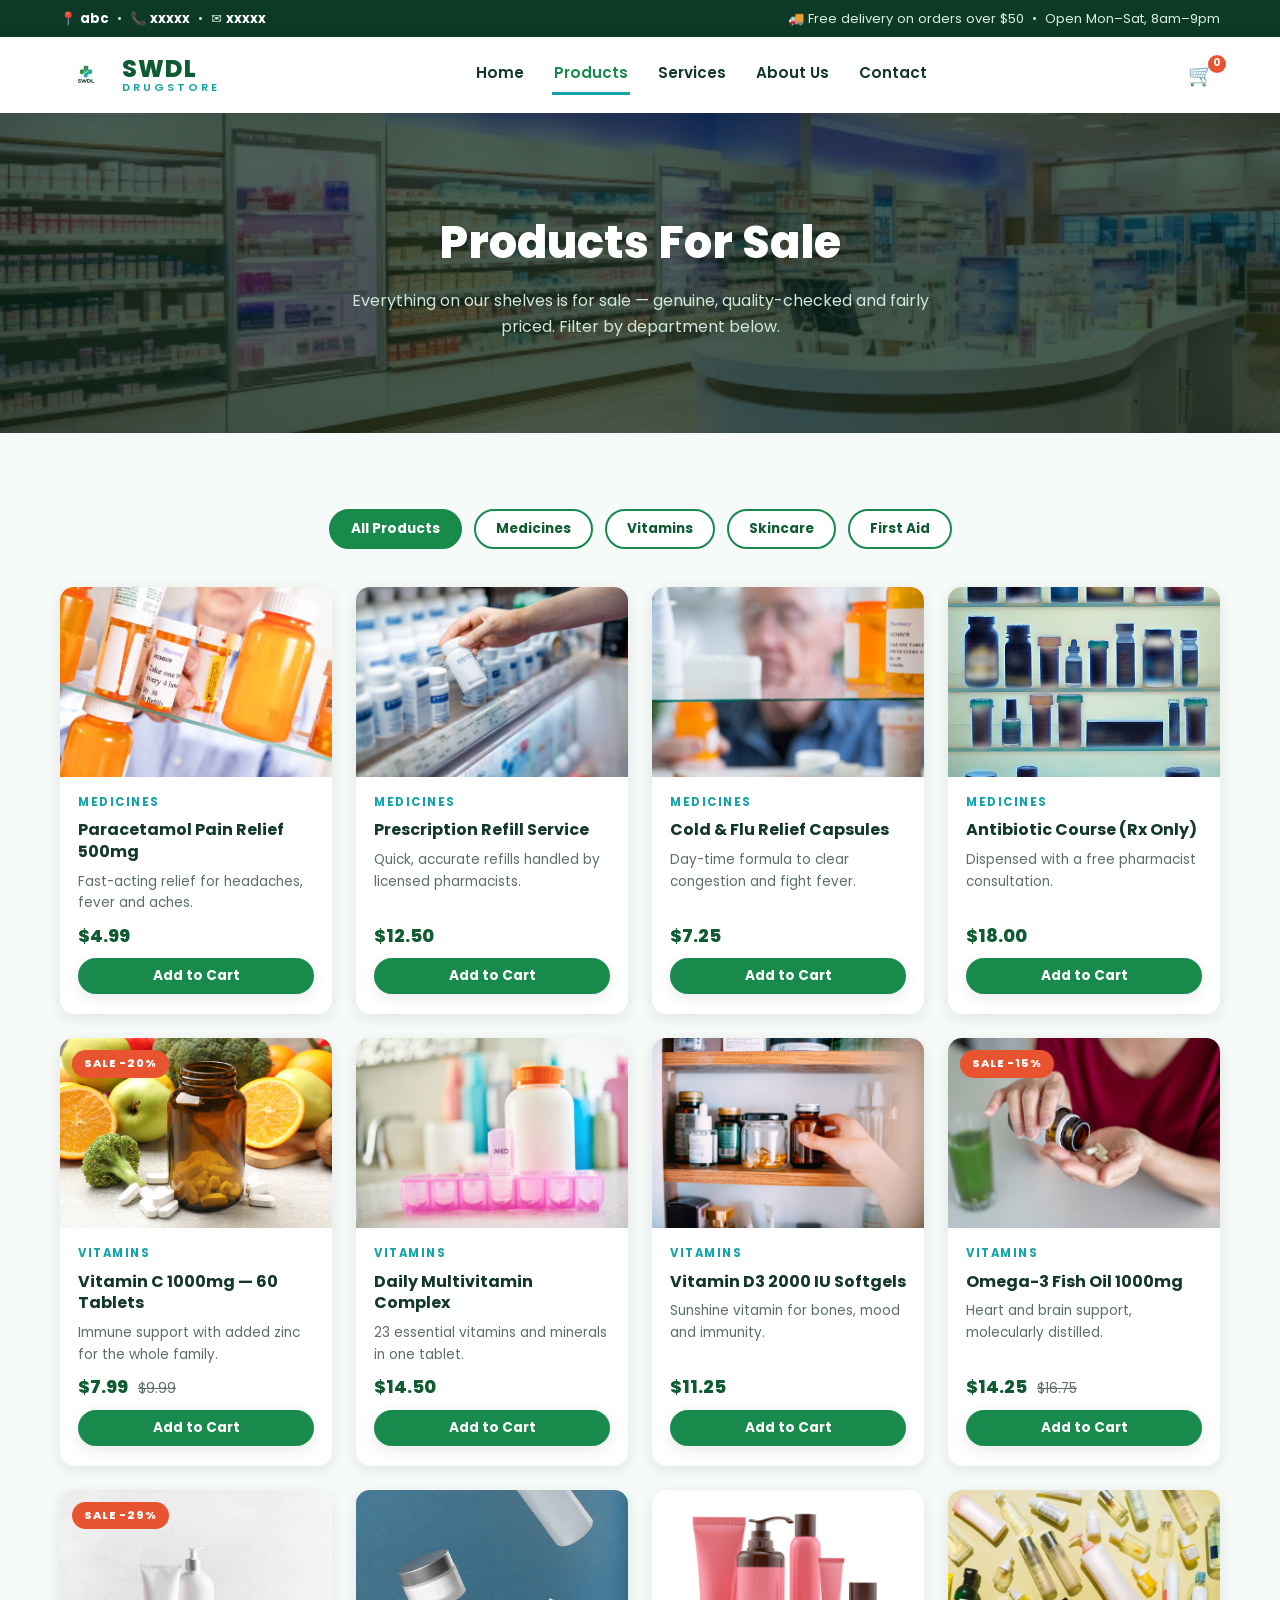
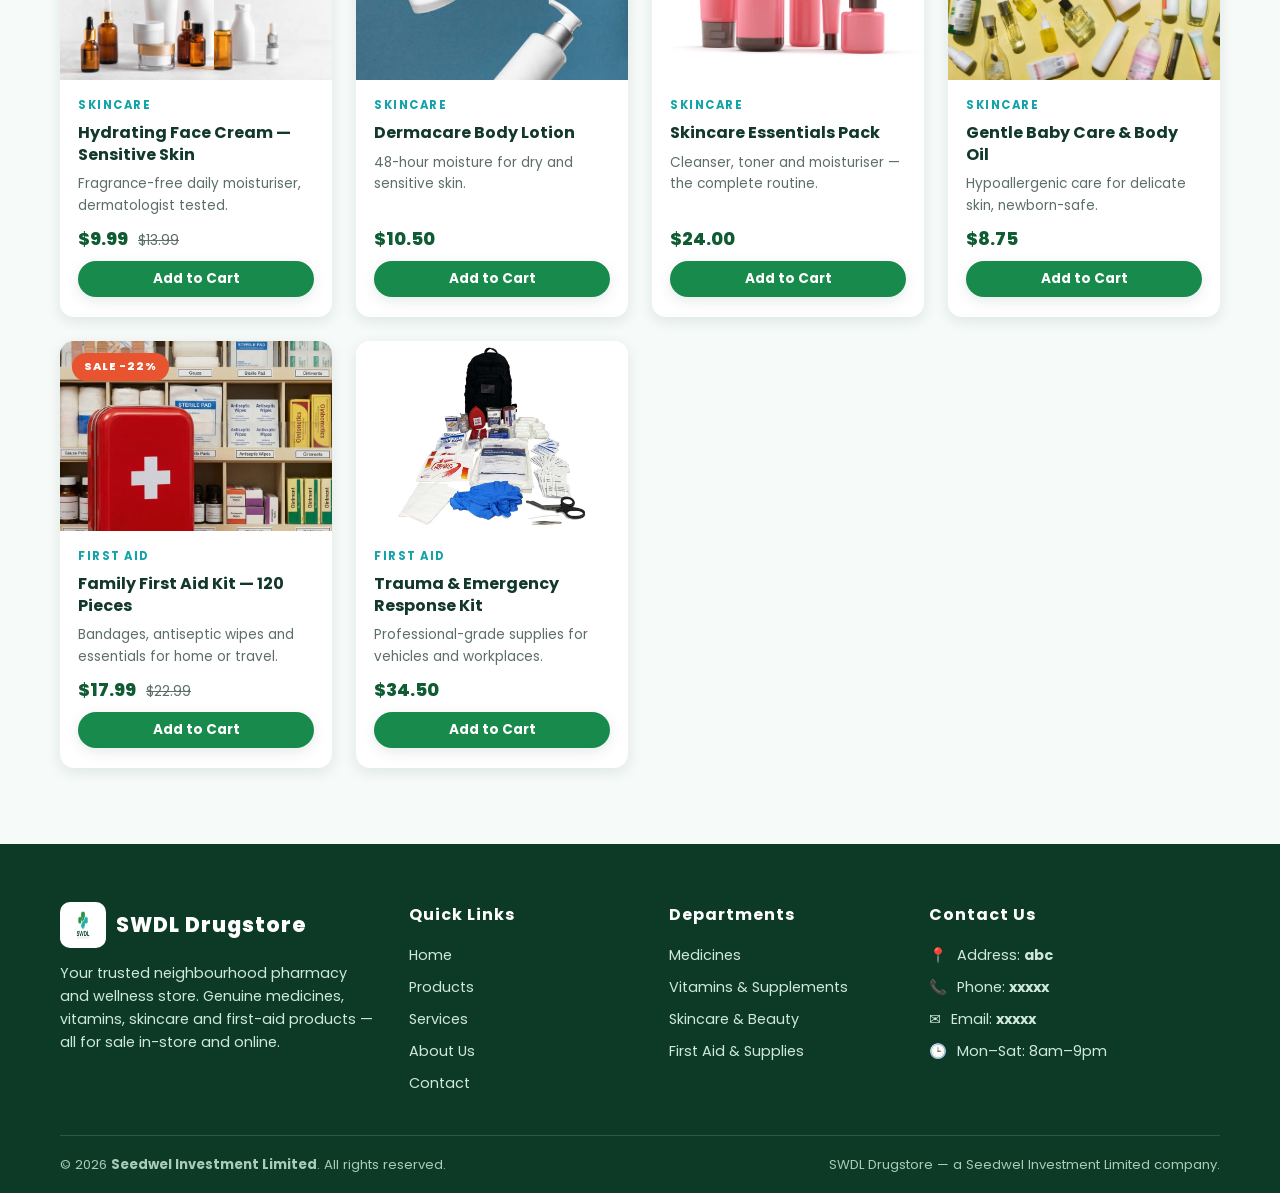
<file: products.html>
<!DOCTYPE html>
<html lang="en">
<head>
  <meta charset="UTF-8">
  <meta name="viewport" content="width=device-width, initial-scale=1.0">
  <title>Products For Sale — SWDL Drugstore</title>
  <meta name="description" content="Browse medicines, vitamins, skincare and first-aid products for sale at SWDL Drugstore, a Seedwel Investment Limited company.">
  <link rel="icon" type="image/png" href="assets/img/logo.png">
  <link rel="preconnect" href="https://fonts.googleapis.com">
  <link rel="preconnect" href="https://fonts.gstatic.com" crossorigin>
  <link href="https://fonts.googleapis.com/css2?family=Poppins:wght@400;500;600;700;800&display=swap" rel="stylesheet">
  <link rel="stylesheet" href="css/styles.css">
</head>
<body>

  <div class="topbar">
    <div class="container">
      <span>📍 <strong>abc</strong> &nbsp;•&nbsp; 📞 <strong>xxxxx</strong> &nbsp;•&nbsp; ✉️ <strong>xxxxx</strong></span>
      <span>🚚 Free delivery on orders over $50 &nbsp;•&nbsp; Open Mon–Sat, 8am–9pm</span>
    </div>
  </div>

  <header class="site-header">
    <div class="container header-inner">
      <a class="brand" href="index.html">
        <img src="assets/img/logo.png" alt="SWDL Drugstore logo" class="brand-logo">
        <span class="brand-text">SWDL<span class="brand-sub">Drugstore</span></span>
      </a>
      <nav class="site-nav" id="siteNav">
        <a href="index.html">Home</a>
        <a href="products.html" class="active">Products</a>
        <a href="services.html">Services</a>
        <a href="about.html">About Us</a>
        <a href="contact.html">Contact</a>
      </nav>
      <div class="header-actions">
        <a class="cart-btn" href="#" id="cartBtn" aria-label="Shopping cart">🛒<span class="cart-count" id="cartCount">0</span></a>
        <button class="nav-toggle" id="navToggle" aria-label="Toggle menu">☰</button>
      </div>
    </div>
  </header>

  <section class="page-hero">
    <img class="bg" src="assets/img/hero-3.jpg" alt="">
    <div class="inner">
      <h1>Products For Sale</h1>
      <p>Everything on our shelves is for sale — genuine, quality-checked and fairly priced. Filter by department below.</p>
    </div>
  </section>

  <section class="section">
    <div class="container">
      <div class="filter-bar">
        <button class="filter-btn is-active" data-filter="all">All Products</button>
        <button class="filter-btn" data-filter="medicines">Medicines</button>
        <button class="filter-btn" data-filter="vitamins">Vitamins</button>
        <button class="filter-btn" data-filter="skincare">Skincare</button>
        <button class="filter-btn" data-filter="firstaid">First Aid</button>
      </div>

      <div class="product-grid">
        <!-- Medicines -->
        <div class="product-card" data-category="medicines">
          <div class="product-media"><img src="assets/img/products/med-1.jpg" alt="Pain relief tablets"></div>
          <div class="product-body">
            <span class="product-cat">Medicines</span>
            <h3>Paracetamol Pain Relief 500mg</h3>
            <p class="desc">Fast-acting relief for headaches, fever and aches.</p>
            <div class="price-row"><span class="price">$4.99</span></div>
            <button class="btn btn-primary btn-sm add-to-cart" data-name="Paracetamol Pain Relief">Add to Cart</button>
          </div>
        </div>
        <div class="product-card" data-category="medicines">
          <div class="product-media"><img src="assets/img/products/med-2.jpg" alt="Prescription medication"></div>
          <div class="product-body">
            <span class="product-cat">Medicines</span>
            <h3>Prescription Refill Service</h3>
            <p class="desc">Quick, accurate refills handled by licensed pharmacists.</p>
            <div class="price-row"><span class="price">$12.50</span></div>
            <button class="btn btn-primary btn-sm add-to-cart" data-name="Prescription Refill">Add to Cart</button>
          </div>
        </div>
        <div class="product-card" data-category="medicines">
          <div class="product-media"><img src="assets/img/products/med-3.jpg" alt="Cold and flu capsules"></div>
          <div class="product-body">
            <span class="product-cat">Medicines</span>
            <h3>Cold &amp; Flu Relief Capsules</h3>
            <p class="desc">Day-time formula to clear congestion and fight fever.</p>
            <div class="price-row"><span class="price">$7.25</span></div>
            <button class="btn btn-primary btn-sm add-to-cart" data-name="Cold and Flu Relief">Add to Cart</button>
          </div>
        </div>
        <div class="product-card" data-category="medicines">
          <div class="product-media"><img src="assets/img/products/med-4.jpg" alt="Antibiotic course"></div>
          <div class="product-body">
            <span class="product-cat">Medicines</span>
            <h3>Antibiotic Course (Rx Only)</h3>
            <p class="desc">Dispensed with a free pharmacist consultation.</p>
            <div class="price-row"><span class="price">$18.00</span></div>
            <button class="btn btn-primary btn-sm add-to-cart" data-name="Antibiotic Course">Add to Cart</button>
          </div>
        </div>

        <!-- Vitamins -->
        <div class="product-card" data-category="vitamins">
          <div class="product-media">
            <img src="assets/img/products/vitamin-1.jpg" alt="Vitamin C bottle">
            <span class="sale-badge">SALE −20%</span>
          </div>
          <div class="product-body">
            <span class="product-cat">Vitamins</span>
            <h3>Vitamin C 1000mg — 60 Tablets</h3>
            <p class="desc">Immune support with added zinc for the whole family.</p>
            <div class="price-row"><span class="price">$7.99</span><span class="price-old">$9.99</span></div>
            <button class="btn btn-primary btn-sm add-to-cart" data-name="Vitamin C 1000mg">Add to Cart</button>
          </div>
        </div>
        <div class="product-card" data-category="vitamins">
          <div class="product-media"><img src="assets/img/products/vitamin-2.jpg" alt="Daily multivitamin"></div>
          <div class="product-body">
            <span class="product-cat">Vitamins</span>
            <h3>Daily Multivitamin Complex</h3>
            <p class="desc">23 essential vitamins and minerals in one tablet.</p>
            <div class="price-row"><span class="price">$14.50</span></div>
            <button class="btn btn-primary btn-sm add-to-cart" data-name="Daily Multivitamin">Add to Cart</button>
          </div>
        </div>
        <div class="product-card" data-category="vitamins">
          <div class="product-media"><img src="assets/img/products/vitamin-3.jpg" alt="Vitamin D3 softgels"></div>
          <div class="product-body">
            <span class="product-cat">Vitamins</span>
            <h3>Vitamin D3 2000 IU Softgels</h3>
            <p class="desc">Sunshine vitamin for bones, mood and immunity.</p>
            <div class="price-row"><span class="price">$11.25</span></div>
            <button class="btn btn-primary btn-sm add-to-cart" data-name="Vitamin D3 Softgels">Add to Cart</button>
          </div>
        </div>
        <div class="product-card" data-category="vitamins">
          <div class="product-media">
            <img src="assets/img/products/vitamin-4.jpg" alt="Omega-3 fish oil">
            <span class="sale-badge">SALE −15%</span>
          </div>
          <div class="product-body">
            <span class="product-cat">Vitamins</span>
            <h3>Omega-3 Fish Oil 1000mg</h3>
            <p class="desc">Heart and brain support, molecularly distilled.</p>
            <div class="price-row"><span class="price">$14.25</span><span class="price-old">$16.75</span></div>
            <button class="btn btn-primary btn-sm add-to-cart" data-name="Omega-3 Fish Oil">Add to Cart</button>
          </div>
        </div>

        <!-- Skincare -->
        <div class="product-card" data-category="skincare">
          <div class="product-media">
            <img src="assets/img/products/skin-1.jpg" alt="Hydrating face cream">
            <span class="sale-badge">SALE −29%</span>
          </div>
          <div class="product-body">
            <span class="product-cat">Skincare</span>
            <h3>Hydrating Face Cream — Sensitive Skin</h3>
            <p class="desc">Fragrance-free daily moisturiser, dermatologist tested.</p>
            <div class="price-row"><span class="price">$9.99</span><span class="price-old">$13.99</span></div>
            <button class="btn btn-primary btn-sm add-to-cart" data-name="Hydrating Face Cream">Add to Cart</button>
          </div>
        </div>
        <div class="product-card" data-category="skincare">
          <div class="product-media"><img src="assets/img/products/skin-2.jpg" alt="Dermacare lotion"></div>
          <div class="product-body">
            <span class="product-cat">Skincare</span>
            <h3>Dermacare Body Lotion</h3>
            <p class="desc">48-hour moisture for dry and sensitive skin.</p>
            <div class="price-row"><span class="price">$10.50</span></div>
            <button class="btn btn-primary btn-sm add-to-cart" data-name="Dermacare Body Lotion">Add to Cart</button>
          </div>
        </div>
        <div class="product-card" data-category="skincare">
          <div class="product-media"><img src="assets/img/products/skin-3.jpg" alt="Skincare essentials pack"></div>
          <div class="product-body">
            <span class="product-cat">Skincare</span>
            <h3>Skincare Essentials Pack</h3>
            <p class="desc">Cleanser, toner and moisturiser — the complete routine.</p>
            <div class="price-row"><span class="price">$24.00</span></div>
            <button class="btn btn-primary btn-sm add-to-cart" data-name="Skincare Essentials Pack">Add to Cart</button>
          </div>
        </div>
        <div class="product-card" data-category="skincare">
          <div class="product-media"><img src="assets/img/products/skin-4.jpg" alt="Baby care and body oil"></div>
          <div class="product-body">
            <span class="product-cat">Skincare</span>
            <h3>Gentle Baby Care &amp; Body Oil</h3>
            <p class="desc">Hypoallergenic care for delicate skin, newborn-safe.</p>
            <div class="price-row"><span class="price">$8.75</span></div>
            <button class="btn btn-primary btn-sm add-to-cart" data-name="Baby Care Body Oil">Add to Cart</button>
          </div>
        </div>

        <!-- First aid -->
        <div class="product-card" data-category="firstaid">
          <div class="product-media">
            <img src="assets/img/products/firstaid-1.webp" alt="Family first aid kit">
            <span class="sale-badge">SALE −22%</span>
          </div>
          <div class="product-body">
            <span class="product-cat">First Aid</span>
            <h3>Family First Aid Kit — 120 Pieces</h3>
            <p class="desc">Bandages, antiseptic wipes and essentials for home or travel.</p>
            <div class="price-row"><span class="price">$17.99</span><span class="price-old">$22.99</span></div>
            <button class="btn btn-primary btn-sm add-to-cart" data-name="Family First Aid Kit">Add to Cart</button>
          </div>
        </div>
        <div class="product-card" data-category="firstaid">
          <div class="product-media"><img src="assets/img/products/firstaid-2.jpg" alt="Trauma and emergency kit"></div>
          <div class="product-body">
            <span class="product-cat">First Aid</span>
            <h3>Trauma &amp; Emergency Response Kit</h3>
            <p class="desc">Professional-grade supplies for vehicles and workplaces.</p>
            <div class="price-row"><span class="price">$34.50</span></div>
            <button class="btn btn-primary btn-sm add-to-cart" data-name="Trauma Emergency Kit">Add to Cart</button>
          </div>
        </div>
      </div>
    </div>
  </section>

  <footer class="site-footer">
    <div class="container footer-grid">
      <div>
        <div class="footer-brand">
          <img src="assets/img/logo.png" alt="SWDL logo">
          <span>SWDL Drugstore</span>
        </div>
        <p>Your trusted neighbourhood pharmacy and wellness store. Genuine medicines, vitamins, skincare and first-aid products — all for sale in-store and online.</p>
      </div>
      <div>
        <h4>Quick Links</h4>
        <ul>
          <li><a href="index.html">Home</a></li>
          <li><a href="products.html">Products</a></li>
          <li><a href="services.html">Services</a></li>
          <li><a href="about.html">About Us</a></li>
          <li><a href="contact.html">Contact</a></li>
        </ul>
      </div>
      <div>
        <h4>Departments</h4>
        <ul>
          <li><a href="products.html">Medicines</a></li>
          <li><a href="products.html">Vitamins &amp; Supplements</a></li>
          <li><a href="products.html">Skincare &amp; Beauty</a></li>
          <li><a href="products.html">First Aid &amp; Supplies</a></li>
        </ul>
      </div>
      <div>
        <h4>Contact Us</h4>
        <ul class="footer-contact">
          <li>📍<span>Address: <strong>abc</strong></span></li>
          <li>📞<span>Phone: <strong>xxxxx</strong></span></li>
          <li>✉️<span>Email: <strong>xxxxx</strong></span></li>
          <li>🕒<span>Mon–Sat: 8am–9pm</span></li>
        </ul>
      </div>
    </div>
    <div class="container footer-bottom">
      <p>© <span class="js-year">2026</span> <strong>Seedwel Investment Limited</strong>. All rights reserved.</p>
      <p>SWDL Drugstore — a Seedwel Investment Limited company.</p>
    </div>
  </footer>

  <div class="toast" id="toast" role="status" aria-live="polite"></div>
  <script src="js/main.js"></script>
</body>
</html>
</file>
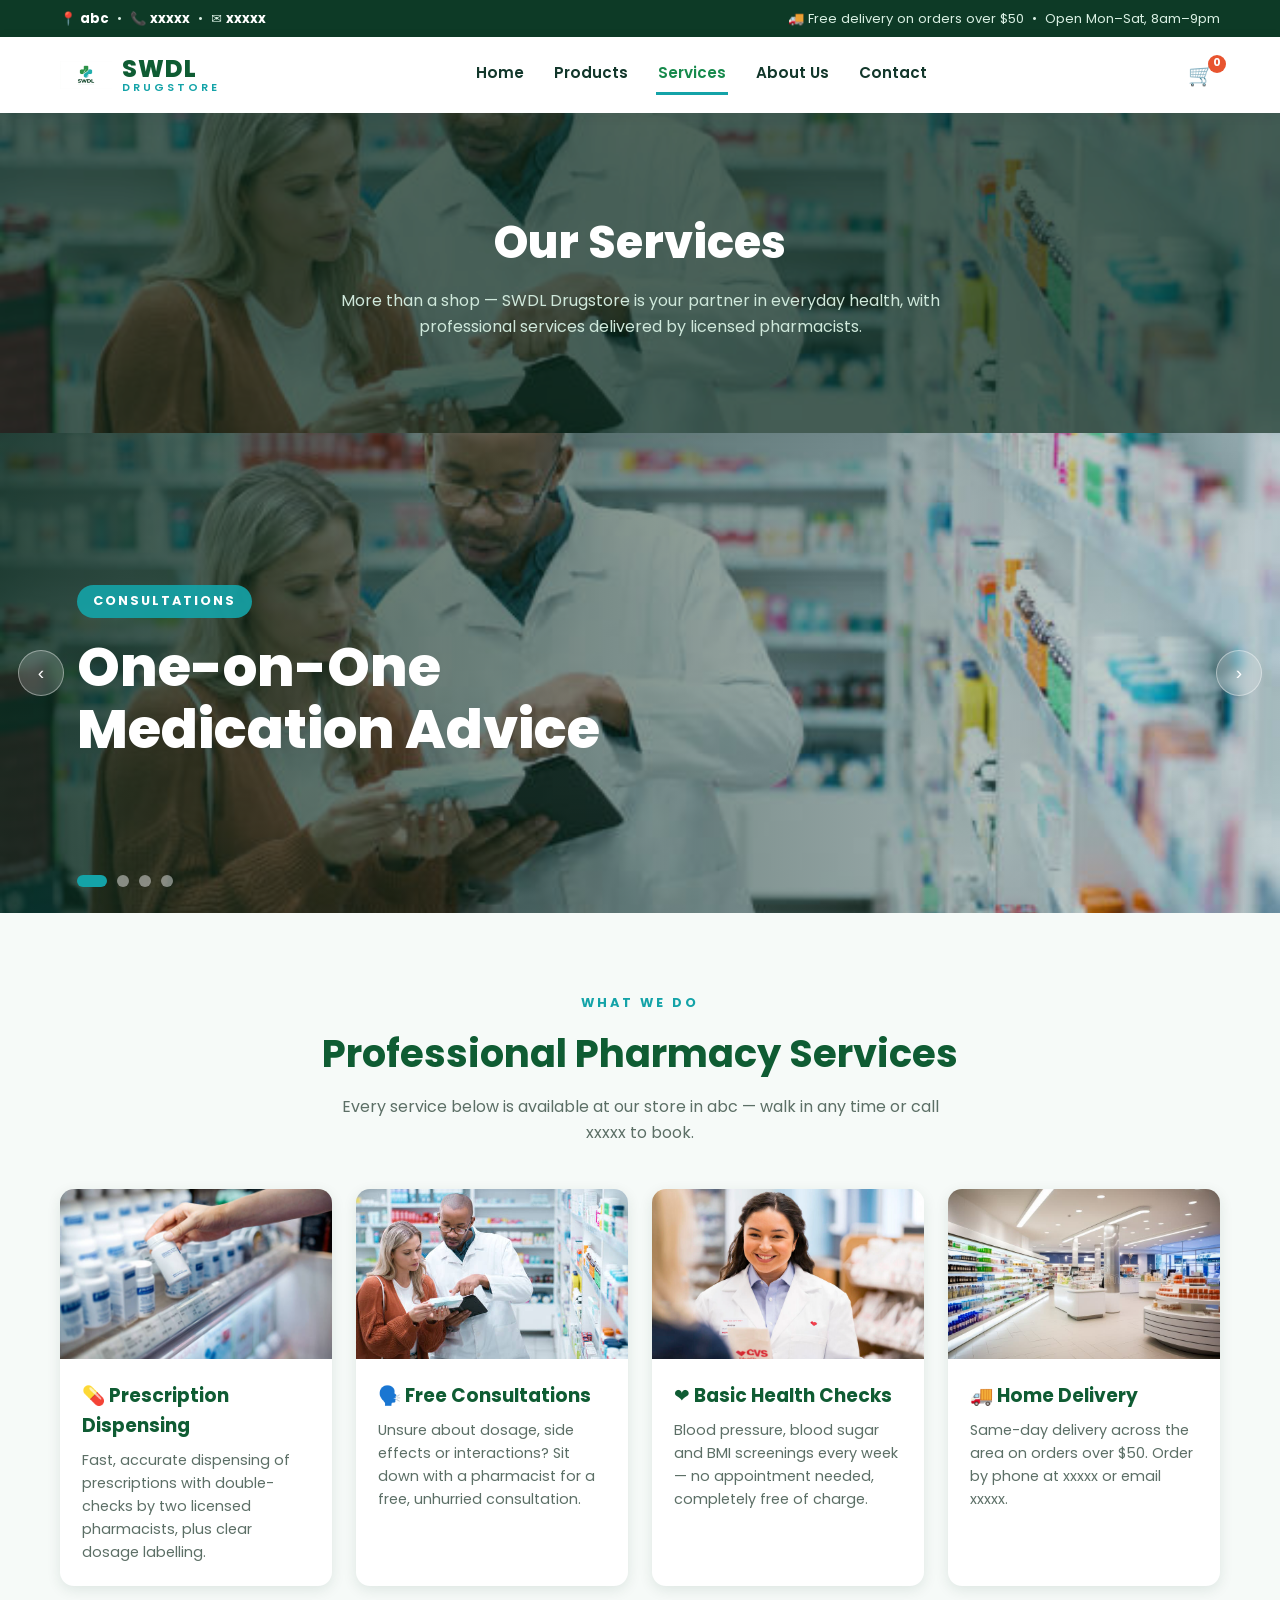
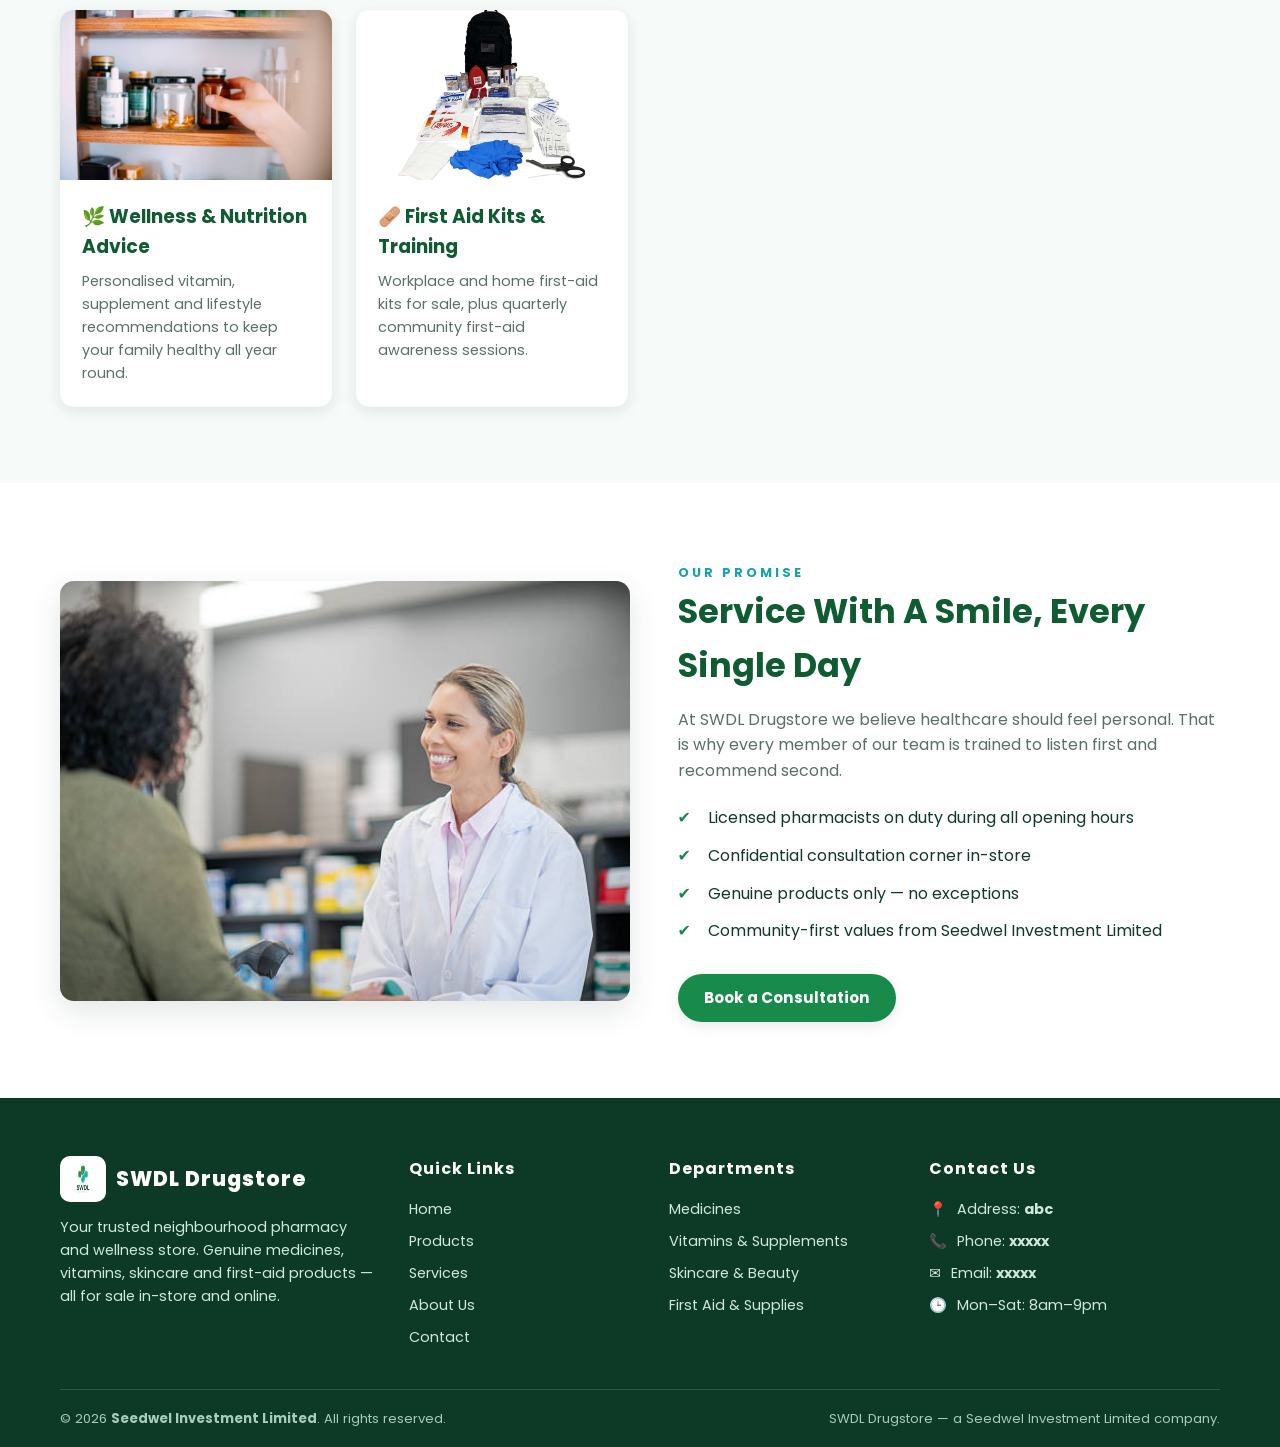
<file: services.html>
<!DOCTYPE html>
<html lang="en">
<head>
  <meta charset="UTF-8">
  <meta name="viewport" content="width=device-width, initial-scale=1.0">
  <title>Services — SWDL Drugstore</title>
  <meta name="description" content="Pharmacy services at SWDL Drugstore: prescription dispensing, consultations, health checks and delivery. A Seedwel Investment Limited company.">
  <link rel="icon" type="image/png" href="assets/img/logo.png">
  <link rel="preconnect" href="https://fonts.googleapis.com">
  <link rel="preconnect" href="https://fonts.gstatic.com" crossorigin>
  <link href="https://fonts.googleapis.com/css2?family=Poppins:wght@400;500;600;700;800&display=swap" rel="stylesheet">
  <link rel="stylesheet" href="css/styles.css">
</head>
<body>

  <div class="topbar">
    <div class="container">
      <span>📍 <strong>abc</strong> &nbsp;•&nbsp; 📞 <strong>xxxxx</strong> &nbsp;•&nbsp; ✉️ <strong>xxxxx</strong></span>
      <span>🚚 Free delivery on orders over $50 &nbsp;•&nbsp; Open Mon–Sat, 8am–9pm</span>
    </div>
  </div>

  <header class="site-header">
    <div class="container header-inner">
      <a class="brand" href="index.html">
        <img src="assets/img/logo.png" alt="SWDL Drugstore logo" class="brand-logo">
        <span class="brand-text">SWDL<span class="brand-sub">Drugstore</span></span>
      </a>
      <nav class="site-nav" id="siteNav">
        <a href="index.html">Home</a>
        <a href="products.html">Products</a>
        <a href="services.html" class="active">Services</a>
        <a href="about.html">About Us</a>
        <a href="contact.html">Contact</a>
      </nav>
      <div class="header-actions">
        <a class="cart-btn" href="#" id="cartBtn" aria-label="Shopping cart">🛒<span class="cart-count" id="cartCount">0</span></a>
        <button class="nav-toggle" id="navToggle" aria-label="Toggle menu">☰</button>
      </div>
    </div>
  </header>

  <section class="page-hero">
    <img class="bg" src="assets/img/consult-1.jpg" alt="">
    <div class="inner">
      <h1>Our Services</h1>
      <p>More than a shop — SWDL Drugstore is your partner in everyday health, with professional services delivered by licensed pharmacists.</p>
    </div>
  </section>

  <!-- Auto-playing service gallery -->
  <section class="hero" data-slider data-interval="4000" style="height:480px;min-height:380px;" aria-label="Service gallery (auto-playing)">
    <div class="hero-slide is-active">
      <img src="assets/img/consult-1.jpg" alt="Pharmacist advising a customer on medication">
      <div class="hero-overlay"></div>
      <div class="hero-caption">
        <span class="hero-tag">Consultations</span>
        <h1>One-on-One Medication Advice</h1>
      </div>
    </div>
    <div class="hero-slide">
      <img src="assets/img/consult-2.jpg" alt="Pharmacist helping a customer in a wheelchair">
      <div class="hero-overlay"></div>
      <div class="hero-caption">
        <span class="hero-tag">Accessibility</span>
        <h1>Care For Every Customer</h1>
      </div>
    </div>
    <div class="hero-slide">
      <img src="assets/img/consult-3.jpg" alt="Senior customer consulting with pharmacist">
      <div class="hero-overlay"></div>
      <div class="hero-caption">
        <span class="hero-tag">Senior Care</span>
        <h1>Patient, Friendly Guidance</h1>
      </div>
    </div>
    <div class="hero-slide">
      <img src="assets/img/consult-4.jpg" alt="Patient consulting medicine with pharmacist">
      <div class="hero-overlay"></div>
      <div class="hero-caption">
        <span class="hero-tag">Prescriptions</span>
        <h1>Accurate, Fast Dispensing</h1>
      </div>
    </div>
    <div class="hero-dots"></div>
    <button class="hero-arrow prev" aria-label="Previous slide">‹</button>
    <button class="hero-arrow next" aria-label="Next slide">›</button>
  </section>

  <section class="section">
    <div class="container">
      <div class="section-head">
        <span class="kicker">What We Do</span>
        <h2>Professional Pharmacy Services</h2>
        <p>Every service below is available at our store in abc — walk in any time or call xxxxx to book.</p>
      </div>
      <div class="service-grid">
        <div class="service-card">
          <img src="assets/img/products/med-2.jpg" alt="Prescription dispensing">
          <div class="body">
            <h3>💊 Prescription Dispensing</h3>
            <p>Fast, accurate dispensing of prescriptions with double-checks by two licensed pharmacists, plus clear dosage labelling.</p>
          </div>
        </div>
        <div class="service-card">
          <img src="assets/img/consult-1.jpg" alt="Medication consultation">
          <div class="body">
            <h3>🗣️ Free Consultations</h3>
            <p>Unsure about dosage, side effects or interactions? Sit down with a pharmacist for a free, unhurried consultation.</p>
          </div>
        </div>
        <div class="service-card">
          <img src="assets/img/pharmacist-3.jpg" alt="Health checks">
          <div class="body">
            <h3>❤️ Basic Health Checks</h3>
            <p>Blood pressure, blood sugar and BMI screenings every week — no appointment needed, completely free of charge.</p>
          </div>
        </div>
        <div class="service-card">
          <img src="assets/img/hero-2.jpg" alt="Home delivery">
          <div class="body">
            <h3>🚚 Home Delivery</h3>
            <p>Same-day delivery across the area on orders over $50. Order by phone at xxxxx or email xxxxx.</p>
          </div>
        </div>
        <div class="service-card">
          <img src="assets/img/products/vitamin-3.jpg" alt="Wellness advice">
          <div class="body">
            <h3>🌿 Wellness &amp; Nutrition Advice</h3>
            <p>Personalised vitamin, supplement and lifestyle recommendations to keep your family healthy all year round.</p>
          </div>
        </div>
        <div class="service-card">
          <img src="assets/img/products/firstaid-2.jpg" alt="First aid training">
          <div class="body">
            <h3>🩹 First Aid Kits &amp; Training</h3>
            <p>Workplace and home first-aid kits for sale, plus quarterly community first-aid awareness sessions.</p>
          </div>
        </div>
      </div>
    </div>
  </section>

  <section class="section" style="background:#fff;">
    <div class="container split">
      <img src="assets/img/pharmacist-1.jpg" alt="SWDL pharmacist smiling at the counter">
      <div>
        <span class="kicker" style="color:var(--teal);font-weight:700;letter-spacing:3px;text-transform:uppercase;font-size:.8rem;">Our Promise</span>
        <h2>Service With A Smile, Every Single Day</h2>
        <p>At SWDL Drugstore we believe healthcare should feel personal. That is why every member of our team is trained to listen first and recommend second.</p>
        <ul class="check-list">
          <li>Licensed pharmacists on duty during all opening hours</li>
          <li>Confidential consultation corner in-store</li>
          <li>Genuine products only — no exceptions</li>
          <li>Community-first values from Seedwel Investment Limited</li>
        </ul>
        <a href="contact.html" class="btn btn-primary">Book a Consultation</a>
      </div>
    </div>
  </section>

  <footer class="site-footer">
    <div class="container footer-grid">
      <div>
        <div class="footer-brand">
          <img src="assets/img/logo.png" alt="SWDL logo">
          <span>SWDL Drugstore</span>
        </div>
        <p>Your trusted neighbourhood pharmacy and wellness store. Genuine medicines, vitamins, skincare and first-aid products — all for sale in-store and online.</p>
      </div>
      <div>
        <h4>Quick Links</h4>
        <ul>
          <li><a href="index.html">Home</a></li>
          <li><a href="products.html">Products</a></li>
          <li><a href="services.html">Services</a></li>
          <li><a href="about.html">About Us</a></li>
          <li><a href="contact.html">Contact</a></li>
        </ul>
      </div>
      <div>
        <h4>Departments</h4>
        <ul>
          <li><a href="products.html">Medicines</a></li>
          <li><a href="products.html">Vitamins &amp; Supplements</a></li>
          <li><a href="products.html">Skincare &amp; Beauty</a></li>
          <li><a href="products.html">First Aid &amp; Supplies</a></li>
        </ul>
      </div>
      <div>
        <h4>Contact Us</h4>
        <ul class="footer-contact">
          <li>📍<span>Address: <strong>abc</strong></span></li>
          <li>📞<span>Phone: <strong>xxxxx</strong></span></li>
          <li>✉️<span>Email: <strong>xxxxx</strong></span></li>
          <li>🕒<span>Mon–Sat: 8am–9pm</span></li>
        </ul>
      </div>
    </div>
    <div class="container footer-bottom">
      <p>© <span class="js-year">2026</span> <strong>Seedwel Investment Limited</strong>. All rights reserved.</p>
      <p>SWDL Drugstore — a Seedwel Investment Limited company.</p>
    </div>
  </footer>

  <div class="toast" id="toast" role="status" aria-live="polite"></div>
  <script src="js/main.js"></script>
</body>
</html>
</file>
<file: css/styles.css>
/* ============================================================
   SWDL Drugstore — Seedwel Investment Limited
   Global stylesheet
   ============================================================ */

:root {
  --green: #178a4c;
  --green-dark: #0f5c33;
  --green-deep: #0d3a26;
  --teal: #14a3a8;
  --ink: #12372b;
  --muted: #5c6f66;
  --bg: #f6faf8;
  --white: #ffffff;
  --sale: #e8542f;
  --gold: #f5b841;
  --radius: 14px;
  --shadow: 0 10px 30px rgba(13, 58, 38, 0.12);
  --shadow-sm: 0 4px 14px rgba(13, 58, 38, 0.10);
  --font: "Poppins", "Segoe UI", system-ui, -apple-system, sans-serif;
}

* { margin: 0; padding: 0; box-sizing: border-box; }

html { scroll-behavior: smooth; }

body {
  font-family: var(--font);
  color: var(--ink);
  background: var(--bg);
  line-height: 1.6;
}

img { max-width: 100%; display: block; }

a { text-decoration: none; color: inherit; }

.container { width: min(1160px, 92%); margin-inline: auto; }

/* ---------- Top info bar ---------- */
.topbar {
  background: var(--green-deep);
  color: #d9efe3;
  font-size: 0.82rem;
  padding: 8px 0;
}
.topbar .container {
  display: flex;
  justify-content: space-between;
  gap: 16px;
  flex-wrap: wrap;
}
.topbar span { white-space: nowrap; }
.topbar strong { color: #fff; }

/* ---------- Header ---------- */
.site-header {
  position: sticky;
  top: 0;
  z-index: 50;
  background: rgba(255, 255, 255, 0.96);
  backdrop-filter: blur(8px);
  box-shadow: 0 2px 12px rgba(13, 58, 38, 0.08);
}
.header-inner {
  display: flex;
  align-items: center;
  justify-content: space-between;
  gap: 20px;
  padding: 12px 0;
}
.brand { display: flex; align-items: center; gap: 10px; }
.brand-logo { width: 52px; height: 52px; object-fit: contain; border-radius: 10px; }
.brand-text {
  font-weight: 800;
  font-size: 1.5rem;
  letter-spacing: 1px;
  color: var(--green-dark);
  line-height: 1.1;
}
.brand-text .brand-sub {
  display: block;
  font-size: 0.68rem;
  font-weight: 600;
  letter-spacing: 3px;
  text-transform: uppercase;
  color: var(--teal);
}
.site-nav { display: flex; gap: 26px; }
.site-nav a {
  font-weight: 600;
  font-size: 0.95rem;
  color: var(--ink);
  padding: 6px 2px;
  border-bottom: 3px solid transparent;
  transition: color 0.2s, border-color 0.2s;
}
.site-nav a:hover { color: var(--green); }
.site-nav a.active { color: var(--green); border-bottom-color: var(--teal); }

.header-actions { display: flex; align-items: center; gap: 14px; }
.cart-btn {
  position: relative;
  font-size: 1.3rem;
  line-height: 1;
  padding: 6px;
}
.cart-count {
  position: absolute;
  top: -4px;
  right: -6px;
  background: var(--sale);
  color: #fff;
  font-size: 0.68rem;
  font-weight: 700;
  min-width: 18px;
  height: 18px;
  border-radius: 999px;
  display: flex;
  align-items: center;
  justify-content: center;
  padding: 0 4px;
}
.nav-toggle {
  display: none;
  background: none;
  border: none;
  font-size: 1.6rem;
  color: var(--green-dark);
  cursor: pointer;
}

/* ---------- Buttons ---------- */
.btn {
  display: inline-block;
  border: none;
  cursor: pointer;
  font-family: inherit;
  font-weight: 700;
  font-size: 0.95rem;
  padding: 12px 26px;
  border-radius: 999px;
  transition: transform 0.15s, box-shadow 0.2s, background 0.2s;
}
.btn:hover { transform: translateY(-2px); }
.btn-primary { background: var(--green); color: #fff; box-shadow: var(--shadow-sm); }
.btn-primary:hover { background: var(--green-dark); }
.btn-teal { background: var(--teal); color: #fff; }
.btn-ghost {
  background: transparent;
  color: var(--green-dark);
  border: 2px solid var(--green-dark);
}
.btn-ghost:hover { background: var(--green-dark); color: #fff; }
.btn-sm { padding: 8px 18px; font-size: 0.85rem; }

/* ---------- Hero auto-playing slider ---------- */
.hero {
  position: relative;
  height: min(86vh, 700px);
  min-height: 460px;
  overflow: hidden;
  background: var(--green-deep);
}
.hero-slide {
  position: absolute;
  inset: 0;
  opacity: 0;
  transition: opacity 1.1s ease;
}
.hero-slide.is-active { opacity: 1; }
.hero-slide img {
  width: 100%;
  height: 100%;
  object-fit: cover;
  animation: slowZoom 12s ease-in-out infinite alternate;
}
@keyframes slowZoom {
  from { transform: scale(1); }
  to { transform: scale(1.08); }
}
.hero-overlay {
  position: absolute;
  inset: 0;
  background: linear-gradient(90deg, rgba(9, 40, 26, 0.82) 0%, rgba(9, 40, 26, 0.45) 55%, rgba(9, 40, 26, 0.15) 100%);
}
.hero-caption {
  position: absolute;
  inset: 0;
  display: flex;
  flex-direction: column;
  justify-content: center;
  gap: 18px;
  color: #fff;
  padding: 0 6%;
  max-width: 720px;
}
.hero-tag {
  display: inline-block;
  background: rgba(20, 163, 168, 0.9);
  padding: 6px 16px;
  border-radius: 999px;
  font-size: 0.8rem;
  font-weight: 700;
  letter-spacing: 2px;
  text-transform: uppercase;
  width: fit-content;
}
.hero-caption h1 {
  font-size: clamp(2rem, 5vw, 3.4rem);
  line-height: 1.15;
  font-weight: 800;
}
.hero-caption p { font-size: 1.05rem; color: #e6f4ec; max-width: 520px; }
.hero-cta { display: flex; gap: 14px; flex-wrap: wrap; }

.hero-dots {
  position: absolute;
  bottom: 26px;
  left: 6%;
  display: flex;
  gap: 10px;
  z-index: 5;
}
.hero-dot {
  width: 12px;
  height: 12px;
  border-radius: 999px;
  border: none;
  background: rgba(255, 255, 255, 0.45);
  cursor: pointer;
  transition: all 0.3s;
}
.hero-dot.is-active { background: var(--teal); width: 30px; }

.hero-arrow {
  position: absolute;
  top: 50%;
  transform: translateY(-50%);
  z-index: 5;
  background: rgba(255, 255, 255, 0.18);
  color: #fff;
  border: 1px solid rgba(255, 255, 255, 0.4);
  width: 46px;
  height: 46px;
  border-radius: 999px;
  font-size: 1.2rem;
  cursor: pointer;
  backdrop-filter: blur(4px);
  transition: background 0.2s;
}
.hero-arrow:hover { background: var(--teal); }
.hero-arrow.prev { left: 18px; }
.hero-arrow.next { right: 18px; }

/* ---------- Auto-scrolling image marquee ---------- */
.marquee-section { background: #fff; padding: 34px 0; overflow: hidden; }
.marquee-section h2 { text-align: center; margin-bottom: 22px; }
.marquee { overflow: hidden; }
.marquee-track {
  display: flex;
  gap: 18px;
  width: max-content;
  animation: marquee 45s linear infinite;
}
.marquee:hover .marquee-track { animation-play-state: paused; }
@keyframes marquee {
  from { transform: translateX(0); }
  to { transform: translateX(-50%); }
}
.marquee-track img {
  width: 240px;
  height: 150px;
  object-fit: cover;
  border-radius: 12px;
  box-shadow: var(--shadow-sm);
}

/* ---------- Sections ---------- */
.section { padding: 76px 0; }
.section-head { text-align: center; margin-bottom: 44px; }
.section-head .kicker {
  color: var(--teal);
  font-weight: 700;
  letter-spacing: 3px;
  text-transform: uppercase;
  font-size: 0.8rem;
}
.section-head h2 {
  font-size: clamp(1.6rem, 3.4vw, 2.4rem);
  color: var(--green-dark);
  margin: 8px 0 10px;
}
.section-head p { color: var(--muted); max-width: 640px; margin-inline: auto; }

/* ---------- Category cards ---------- */
.cat-grid {
  display: grid;
  grid-template-columns: repeat(auto-fit, minmax(220px, 1fr));
  gap: 22px;
}
.cat-card {
  position: relative;
  border-radius: var(--radius);
  overflow: hidden;
  box-shadow: var(--shadow-sm);
  height: 210px;
}
.cat-card img { width: 100%; height: 100%; object-fit: cover; transition: transform 0.5s; }
.cat-card:hover img { transform: scale(1.07); }
.cat-card .cat-label {
  position: absolute;
  inset: auto 0 0 0;
  padding: 44px 18px 16px;
  background: linear-gradient(transparent, rgba(9, 40, 26, 0.9));
  color: #fff;
  font-weight: 700;
  font-size: 1.05rem;
}
.cat-card .cat-label small { display: block; font-weight: 500; opacity: 0.85; }

/* ---------- Product cards ---------- */
.product-grid {
  display: grid;
  grid-template-columns: repeat(auto-fill, minmax(240px, 1fr));
  gap: 24px;
}
.product-card {
  background: #fff;
  border-radius: var(--radius);
  overflow: hidden;
  box-shadow: var(--shadow-sm);
  display: flex;
  flex-direction: column;
  transition: transform 0.25s, box-shadow 0.25s;
}
.product-card:hover { transform: translateY(-6px); box-shadow: var(--shadow); }
.product-media { position: relative; }
.product-media img { width: 100%; height: 190px; object-fit: cover; }
.sale-badge {
  position: absolute;
  top: 12px;
  left: 12px;
  background: var(--sale);
  color: #fff;
  font-size: 0.7rem;
  font-weight: 800;
  letter-spacing: 1px;
  padding: 5px 12px;
  border-radius: 999px;
}
.product-body { padding: 16px 18px 20px; display: flex; flex-direction: column; gap: 8px; flex: 1; }
.product-cat {
  font-size: 0.72rem;
  font-weight: 700;
  text-transform: uppercase;
  letter-spacing: 1.5px;
  color: var(--teal);
}
.product-body h3 { font-size: 1rem; line-height: 1.35; }
.product-body .desc { font-size: 0.85rem; color: var(--muted); flex: 1; }
.price-row { display: flex; align-items: baseline; gap: 10px; }
.price { font-weight: 800; color: var(--green-dark); font-size: 1.1rem; }
.price-old { color: var(--muted); text-decoration: line-through; font-size: 0.85rem; }

/* ---------- Filter bar ---------- */
.filter-bar {
  display: flex;
  justify-content: center;
  gap: 12px;
  flex-wrap: wrap;
  margin-bottom: 38px;
}
.filter-btn {
  border: 2px solid var(--green);
  background: #fff;
  color: var(--green-dark);
  font-family: inherit;
  font-weight: 700;
  font-size: 0.85rem;
  padding: 8px 20px;
  border-radius: 999px;
  cursor: pointer;
  transition: all 0.2s;
}
.filter-btn:hover, .filter-btn.is-active { background: var(--green); color: #fff; }

/* ---------- Feature / why-us ---------- */
.feature-grid {
  display: grid;
  grid-template-columns: repeat(auto-fit, minmax(230px, 1fr));
  gap: 24px;
}
.feature-card {
  background: #fff;
  border-radius: var(--radius);
  padding: 30px 24px;
  text-align: center;
  box-shadow: var(--shadow-sm);
  border-top: 4px solid var(--teal);
}
.feature-card .icon { font-size: 2.2rem; margin-bottom: 12px; }
.feature-card h3 { color: var(--green-dark); margin-bottom: 8px; font-size: 1.05rem; }
.feature-card p { font-size: 0.88rem; color: var(--muted); }

/* ---------- Split section ---------- */
.split {
  display: grid;
  grid-template-columns: 1.05fr 1fr;
  gap: 48px;
  align-items: center;
}
.split img { border-radius: var(--radius); box-shadow: var(--shadow); width: 100%; height: 420px; object-fit: cover; }
.split h2 { color: var(--green-dark); font-size: clamp(1.5rem, 3vw, 2.1rem); margin-bottom: 14px; }
.split p { color: var(--muted); margin-bottom: 14px; }
.check-list { list-style: none; margin: 16px 0 24px; }
.check-list li { padding: 6px 0 6px 30px; position: relative; }
.check-list li::before {
  content: "✔";
  position: absolute;
  left: 0;
  color: var(--green);
  font-weight: 800;
}

/* ---------- Testimonials (auto rotating) ---------- */
.testimonials { background: var(--green-deep); color: #fff; }
.testimonials .section-head h2 { color: #fff; }
.testimonials .section-head p { color: #bcd9c9; }
.testi-box {
  max-width: 760px;
  margin-inline: auto;
  text-align: center;
  min-height: 190px;
}
.testi-item { display: none; }
.testi-item.is-active { display: block; animation: fadeIn 0.8s ease; }
@keyframes fadeIn { from { opacity: 0; transform: translateY(10px); } to { opacity: 1; transform: none; } }
.testi-item blockquote { font-size: 1.1rem; font-style: italic; color: #e6f4ec; }
.testi-item .who { margin-top: 16px; color: var(--gold); font-weight: 700; }

/* ---------- Page hero (inner pages) ---------- */
.page-hero {
  position: relative;
  height: 320px;
  overflow: hidden;
  display: flex;
  align-items: center;
  justify-content: center;
  text-align: center;
  color: #fff;
}
.page-hero img.bg {
  position: absolute;
  inset: 0;
  width: 100%;
  height: 100%;
  object-fit: cover;
}
.page-hero::after {
  content: "";
  position: absolute;
  inset: 0;
  background: rgba(9, 40, 26, 0.72);
}
.page-hero .inner { position: relative; z-index: 2; padding: 0 16px; }
.page-hero h1 { font-size: clamp(1.9rem, 4.5vw, 2.8rem); font-weight: 800; }
.page-hero p { color: #cfe8db; max-width: 620px; margin: 10px auto 0; }

/* ---------- Services ---------- */
.service-grid {
  display: grid;
  grid-template-columns: repeat(auto-fit, minmax(260px, 1fr));
  gap: 24px;
}
.service-card {
  background: #fff;
  border-radius: var(--radius);
  overflow: hidden;
  box-shadow: var(--shadow-sm);
  transition: transform 0.25s;
}
.service-card:hover { transform: translateY(-6px); }
.service-card img { height: 170px; width: 100%; object-fit: cover; }
.service-card .body { padding: 22px; }
.service-card h3 { color: var(--green-dark); margin-bottom: 8px; }
.service-card p { font-size: 0.9rem; color: var(--muted); }

/* ---------- Team ---------- */
.team-grid {
  display: grid;
  grid-template-columns: repeat(auto-fit, minmax(220px, 1fr));
  gap: 24px;
}
.team-card { background: #fff; border-radius: var(--radius); overflow: hidden; box-shadow: var(--shadow-sm); text-align: center; padding-bottom: 20px; }
.team-card img { height: 230px; width: 100%; object-fit: cover; }
.team-card h3 { margin: 16px 0 2px; color: var(--green-dark); font-size: 1.05rem; }
.team-card span { color: var(--teal); font-size: 0.85rem; font-weight: 600; }

/* ---------- Contact ---------- */
.contact-grid { display: grid; grid-template-columns: 1fr 1.2fr; gap: 34px; }
.contact-info { display: flex; flex-direction: column; gap: 18px; }
.info-card {
  background: #fff;
  border-radius: var(--radius);
  padding: 22px 24px;
  display: flex;
  gap: 16px;
  align-items: flex-start;
  box-shadow: var(--shadow-sm);
}
.info-card .icon {
  font-size: 1.4rem;
  background: rgba(20, 163, 168, 0.12);
  width: 52px;
  height: 52px;
  border-radius: 12px;
  display: flex;
  align-items: center;
  justify-content: center;
  flex-shrink: 0;
}
.info-card h3 { color: var(--green-dark); font-size: 1rem; }
.info-card p { color: var(--muted); font-size: 0.92rem; }
.contact-form {
  background: #fff;
  border-radius: var(--radius);
  padding: 32px;
  box-shadow: var(--shadow-sm);
  display: flex;
  flex-direction: column;
  gap: 16px;
}
.contact-form input, .contact-form textarea, .contact-form select {
  font-family: inherit;
  font-size: 0.95rem;
  padding: 13px 16px;
  border-radius: 10px;
  border: 1.5px solid #d7e5dd;
  background: var(--bg);
  color: var(--ink);
  outline: none;
  transition: border-color 0.2s;
}
.contact-form input:focus, .contact-form textarea:focus { border-color: var(--teal); }
.contact-form textarea { min-height: 130px; resize: vertical; }

/* ---------- Footer ---------- */
.site-footer { background: var(--green-deep); color: #cfe8db; margin-top: 0; }
.footer-grid {
  display: grid;
  grid-template-columns: 1.4fr 1fr 1fr 1.3fr;
  gap: 36px;
  padding: 58px 0 40px;
}
.footer-grid h4 { color: #fff; margin-bottom: 16px; font-size: 1rem; letter-spacing: 1px; }
.footer-grid ul { list-style: none; display: flex; flex-direction: column; gap: 9px; font-size: 0.9rem; }
.footer-grid a:hover { color: var(--teal); }
.footer-brand { display: flex; align-items: center; gap: 10px; margin-bottom: 14px; }
.footer-brand img { width: 46px; height: 46px; background: #fff; border-radius: 10px; padding: 3px; }
.footer-brand span { font-size: 1.3rem; font-weight: 800; color: #fff; letter-spacing: 1px; }
.footer-grid p { font-size: 0.9rem; }
.footer-contact li { display: flex; gap: 10px; align-items: flex-start; }
.footer-bottom {
  border-top: 1px solid rgba(255, 255, 255, 0.15);
  padding: 18px 0;
  display: flex;
  justify-content: space-between;
  gap: 12px;
  flex-wrap: wrap;
  font-size: 0.82rem;
  color: #a9cbb9;
}

/* ---------- Toast ---------- */
.toast {
  position: fixed;
  bottom: 28px;
  left: 50%;
  transform: translate(-50%, 80px);
  background: var(--green-dark);
  color: #fff;
  padding: 12px 26px;
  border-radius: 999px;
  font-size: 0.9rem;
  font-weight: 600;
  box-shadow: var(--shadow);
  opacity: 0;
  transition: all 0.35s ease;
  z-index: 100;
  pointer-events: none;
}
.toast.show { transform: translate(-50%, 0); opacity: 1; }

/* ---------- Responsive ---------- */
@media (max-width: 900px) {
  .site-nav {
    position: absolute;
    top: 100%;
    left: 0;
    right: 0;
    background: #fff;
    flex-direction: column;
    gap: 0;
    padding: 10px 4%;
    box-shadow: 0 14px 24px rgba(13, 58, 38, 0.15);
    display: none;
  }
  .site-nav.open { display: flex; }
  .site-nav a { padding: 13px 4px; border-bottom: 1px solid #e5efe9; }
  .nav-toggle { display: block; }
  .split, .contact-grid { grid-template-columns: 1fr; }
  .split img { height: 300px; }
  .footer-grid { grid-template-columns: 1fr 1fr; }
}
@media (max-width: 560px) {
  .footer-grid { grid-template-columns: 1fr; }
  .topbar .container { justify-content: center; text-align: center; }
  .hero-arrow { display: none; }
}

@media (prefers-reduced-motion: reduce) {
  .marquee-track, .hero-slide img { animation: none; }
  html { scroll-behavior: auto; }
}
</file>
